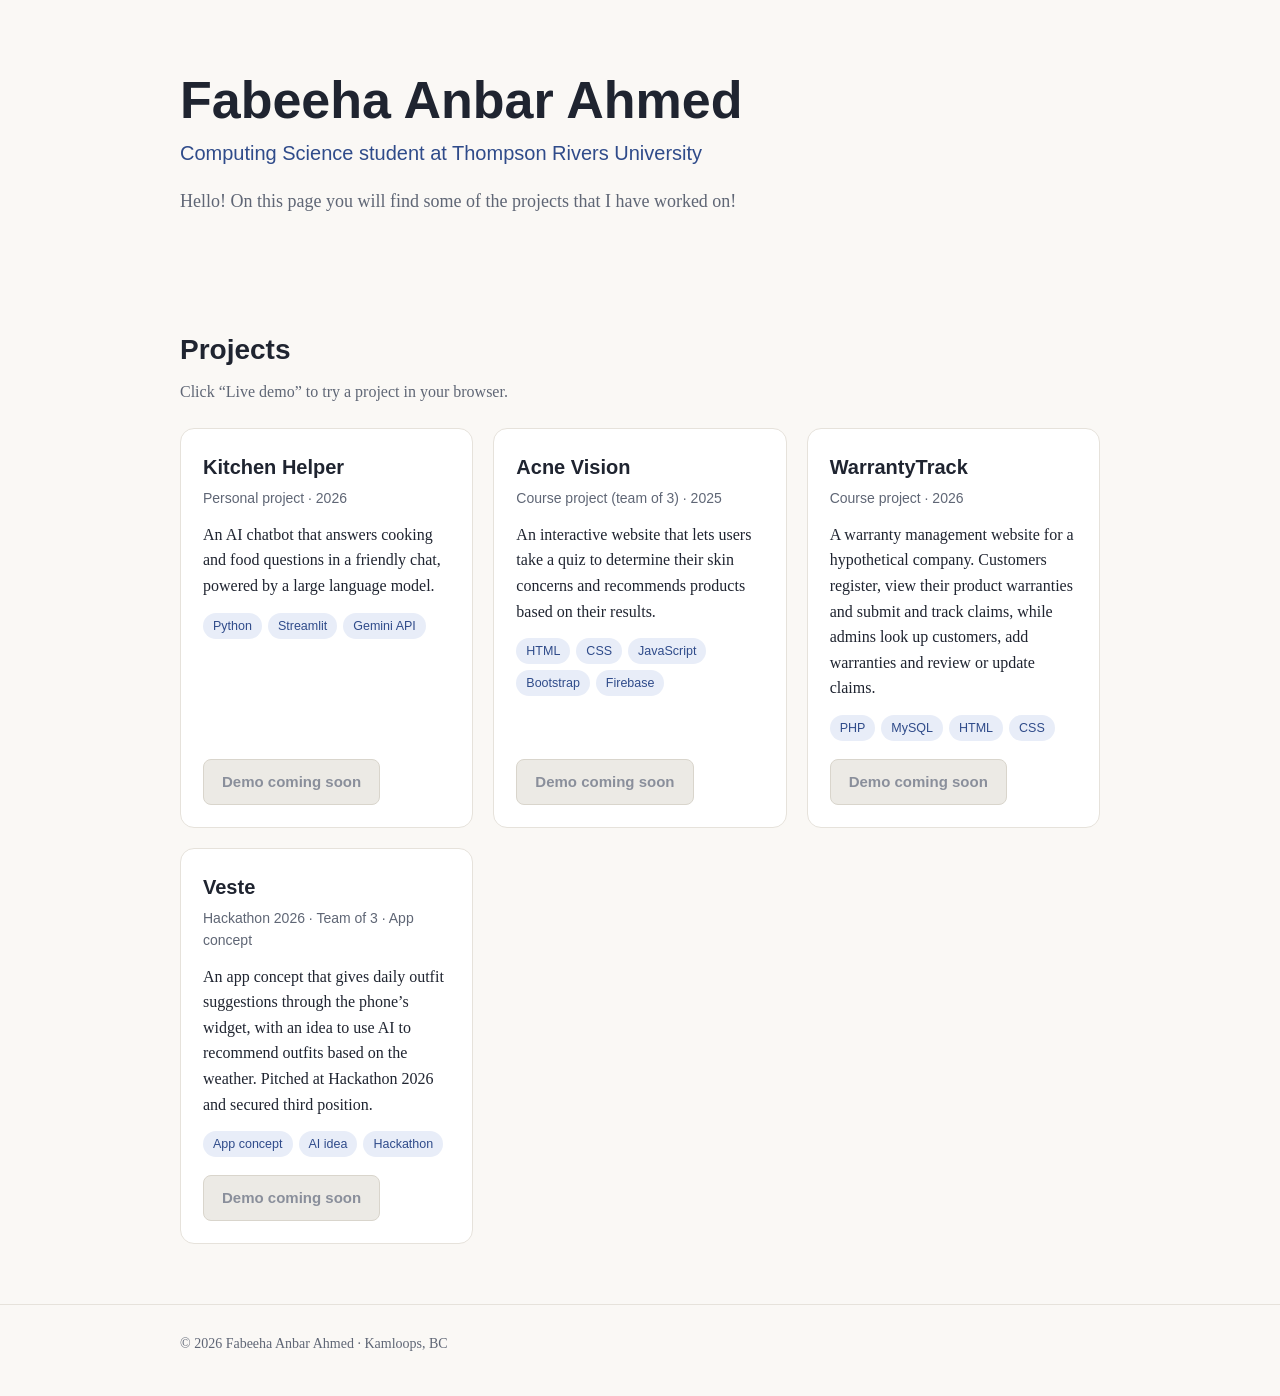
<file: index.html>
<!doctype html>
<html lang="en">
<head>
<meta charset="utf-8">
<meta name="viewport" content="width=device-width, initial-scale=1">
<title>Fabeeha Anbar Ahmed | Portfolio</title>
<meta name="description" content="Portfolio of Fabeeha Anbar Ahmed, Computing Science student at Thompson Rivers University.">
<style>
  :root{
    --bg:#faf8f5; --card:#ffffff; --ink:#1f2430; --muted:#5f6675;
    --accent:#2f4b8a; --accent-soft:#e8edf8; --line:#e6e2db;
  }
  *{box-sizing:border-box}
  html{scroll-behavior:smooth}
  body{margin:0;background:var(--bg);color:var(--ink);
    font-family:Georgia,"Times New Roman",serif;line-height:1.6}
  h1,h2,h3,.btn,nav,.tag{font-family:"Helvetica Neue",Arial,sans-serif}
  a{color:var(--accent)}
  .wrap{max-width:960px;margin:0 auto;padding:0 20px}

  header.site{position:sticky;top:0;background:rgba(250,248,245,.94);
    backdrop-filter:blur(6px);border-bottom:1px solid var(--line);z-index:5}
  header.site .wrap{display:flex;justify-content:space-between;align-items:center;height:56px}
  header.site strong{font-family:"Helvetica Neue",Arial,sans-serif}
  nav a{margin-left:18px;text-decoration:none;color:var(--muted);font-size:15px}
  nav a:hover{color:var(--accent)}

  .hero{padding:72px 0 48px}
  .hero h1{font-size:clamp(34px,6vw,52px);margin:0 0 8px;line-height:1.1}
  .hero .role{font-size:20px;color:var(--accent);margin:0 0 18px;font-family:"Helvetica Neue",Arial,sans-serif}
  .hero p{max-width:620px;font-size:18px;color:var(--muted);margin:0 0 24px}

  .btn{display:inline-block;padding:10px 18px;border-radius:8px;border:1px solid var(--accent);
    background:var(--accent);color:#fff;text-decoration:none;font-size:15px;font-weight:600}
  .btn:hover{background:#243b70}
  .btn.ghost{background:transparent;color:var(--accent)}
  .btn.ghost:hover{background:var(--accent-soft)}
  .btn.off{background:#eceae5;border-color:#d9d5cc;color:#8a8f9b;cursor:not-allowed;pointer-events:none}

  section{padding:40px 0}
  section h2{font-size:28px;margin:0 0 6px}
  .sub{color:var(--muted);margin:0 0 24px}

  .grid{display:grid;gap:20px;grid-template-columns:repeat(auto-fit,minmax(290px,1fr))}
  .card{background:var(--card);border:1px solid var(--line);border-radius:14px;padding:22px;
    display:flex;flex-direction:column}
  .card h3{margin:0 0 4px;font-size:20px}
  .meta{font-size:14px;color:var(--muted);margin:0 0 12px;font-family:"Helvetica Neue",Arial,sans-serif}
  .card p{margin:0 0 14px}
  .tags{display:flex;flex-wrap:wrap;gap:6px;margin:0 0 18px;padding:0;list-style:none}
  .tag{background:var(--accent-soft);color:var(--accent);font-size:12.5px;padding:3px 10px;border-radius:999px}
  .actions{margin-top:auto;display:flex;flex-wrap:wrap;gap:10px}

  .skills{display:grid;gap:20px;grid-template-columns:repeat(auto-fit,minmax(240px,1fr))}
  .skills h3{margin:0 0 8px;font-size:17px}
  .skills ul{margin:0;padding-left:18px;color:var(--muted)}

  .contact-links{display:flex;flex-wrap:wrap;gap:12px}
  footer{padding:28px 0 40px;color:var(--muted);font-size:14px;border-top:1px solid var(--line);margin-top:20px}

  @media (max-width:560px){ nav a{margin-left:12px;font-size:14px} .hero{padding-top:48px} }
</style>
</head>
<body>

<main class="wrap">

  <div class="hero">
    <h1>Fabeeha Anbar Ahmed</h1>
    <p class="role">Computing Science student at Thompson Rivers University</p>
    <p>Hello! On this page you will find some of the projects that I have worked on!</p>  </div>

  <section id="projects">
    <h2>Projects</h2>
    <p class="sub">Click “Live demo” to try a project in your browser.</p>
    <div class="grid" id="project-grid"></div>
  </section>

</main>

<footer>
  <div class="wrap">&copy; <span id="year"></span> Fabeeha Anbar Ahmed &middot; Kamloops, BC</div>
</footer>

<script>
/* =====================================================================
   EDIT THIS SECTION ONLY.
   - demo:   paste the live link to the working project (https://...).
             Leave it as "" and the button shows "Demo coming soon".
   - code:   paste the GitHub link for the project (optional).
   - To add a project, copy one { ... }, block and paste it below.
   ===================================================================== */
const PROJECTS = [
  {
    title: "Kitchen Helper",
    meta: "Personal project · 2026",
    description: "An AI chatbot that answers cooking and food questions in a friendly chat, powered by a large language model.",
    tags: ["Python", "Streamlit", "Gemini API"],
    demo: "",   // e.g. "https://your-app.streamlit.app"
    code: ""    // e.g. "https://github.com/yourname/kitchen-helper"
  },
  {
    title: "Acne Vision",
    meta: "Course project (team of 3) \u00b7 2025",
    description: "An interactive website that lets users take a quiz to determine their skin concerns and recommends products based on their results.",
    tags: ["HTML", "CSS", "JavaScript", "Bootstrap", "Firebase"],
    demo: "",   // e.g. "https://yourname.github.io/acne-vision"
    code: ""    // e.g. "https://github.com/yourname/acne-vision"
  },
  {
    title: "WarrantyTrack",
    meta: "Course project · 2026",
    description: "A warranty management website for a hypothetical company. Customers register, view their product warranties and submit and track claims, while admins look up customers, add warranties and review or update claims.",
    tags: ["PHP", "MySQL", "HTML", "CSS"],
    demo: "",   // e.g. "https://your-php-host.com/warrantytrack/"
    code: ""    // e.g. "https://github.com/yourname/warrantytrack"
  },
  {
    title: "Veste",
    meta: "Hackathon 2026 \u00b7 Team of 3 \u00b7 App concept",
    description: "An app concept that gives daily outfit suggestions through the phone\u2019s widget, with an idea to use AI to recommend outfits based on the weather. Pitched at Hackathon 2026 and secured third position.",
    tags: ["App concept", "AI idea", "Hackathon"],
    demo: "",   // e.g. a link to your pitch slides or a clickable prototype
    code: ""
  }
];

/* ===================================================================== */

function el(tag, attrs, text){
  const n = document.createElement(tag);
  for (const k in (attrs||{})) n.setAttribute(k, attrs[k]);
  if (text !== undefined) n.textContent = text;
  return n;
}
function linkBtn(label, url, cls, fallback){
  if (url) {
    const a = el("a", {href:url, target:"_blank", rel:"noopener", class:"btn "+(cls||"")}, label);
    return a;
  }
  return fallback ? el("span", {class:"btn off", "aria-disabled":"true"}, fallback) : null;
}

const grid = document.getElementById("project-grid");
PROJECTS.forEach(p => {
  const card = el("article", {class:"card"});
  card.appendChild(el("h3", {}, p.title));
  card.appendChild(el("div", {class:"meta"}, p.meta));
  card.appendChild(el("p", {}, p.description));
  const tags = el("ul", {class:"tags"});
  p.tags.forEach(t => tags.appendChild(el("li", {class:"tag"}, t)));
  card.appendChild(tags);
  const actions = el("div", {class:"actions"});
  actions.appendChild(linkBtn("Live demo \u2192", p.demo, "", "Demo coming soon"));
  const code = linkBtn("View code", p.code, "ghost", null);
  if (code) actions.appendChild(code);
  card.appendChild(actions);
  grid.appendChild(card);
});

document.getElementById("year").textContent = new Date().getFullYear();
</script>
</body>
</html>
</file>
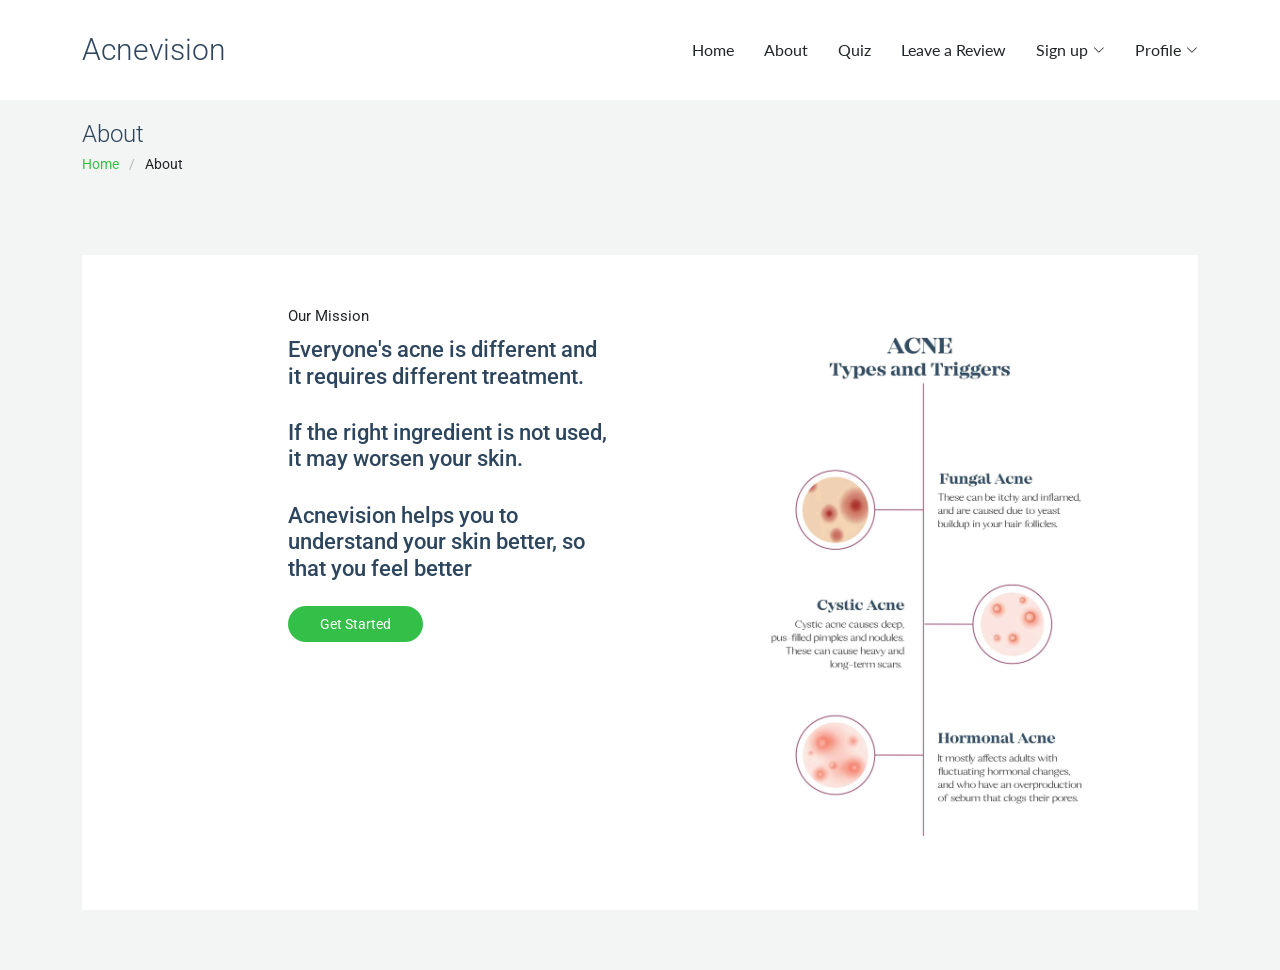
<file: about.html>
<!--COMP 3450: Authors: Magdala Nwuke, Fabeeha Anbar Ahmed, Oyinkansola Olarerin (Mabel)-->
<!DOCTYPE html>
<html lang="en">

<head>
  <meta charset="utf-8">
  <meta content="width=device-width, initial-scale=1.0" name="viewport">
  <title>About - Active Bootstrap Template</title>
  <meta name="description" content="">
  <meta name="keywords" content="">

  <!-- Favicons -->
  <link href="assets/img/favicon.png" rel="icon">
  <link href="assets/img/apple-touch-icon.png" rel="apple-touch-icon">

  <!-- Fonts -->
  <link href="https://fonts.googleapis.com" rel="preconnect">
  <link href="https://fonts.gstatic.com" rel="preconnect" crossorigin>
  <link
    href="https://fonts.googleapis.com/css2?family=Roboto:ital,wght@0,100;0,300;0,400;0,500;0,700;0,900;1,100;1,300;1,400;1,500;1,700;1,900&family=Lato:ital,wght@0,100;0,300;0,400;0,700;0,900;1,100;1,300;1,400;1,700;1,900&display=swap"
    rel="stylesheet">

  <!-- Vendor CSS Files -->
  <link href="assets/vendor/bootstrap/css/bootstrap.min.css" rel="stylesheet">
  <link href="assets/vendor/bootstrap-icons/bootstrap-icons.css" rel="stylesheet">
  <link href="assets/vendor/aos/aos.css" rel="stylesheet">
  <link href="assets/vendor/swiper/swiper-bundle.min.css" rel="stylesheet">
  <link href="assets/vendor/glightbox/css/glightbox.min.css" rel="stylesheet">

  <!-- Main CSS File -->
  <link href="assets/css/main.css" rel="stylesheet">

  <!-- =======================================================
  * Template Name: Active
  * Template URL: https://bootstrapmade.com/active-bootstrap-website-template/
  * Updated: Aug 07 2024 with Bootstrap v5.3.4
  * Author: BootstrapMade.com
  * License: https://bootstrapmade.com/license/
  ======================================================== -->
</head>

<body class="about-page">

  <header id="header" class="header d-flex align-items-center sticky-top">
    <div class="container-fluid container-xl position-relative d-flex align-items-center justify-content-between">

      <a href="index.html" class="logo d-flex align-items-center">
        <!-- Uncomment the line below if you also wish to use an image logo -->
        <!-- <img src="assets/img/logo.png" alt=""> -->
        <h1 class="sitename">Acnevision</h1>
      </a>
          <nav id="navmenu" class="navmenu">
            <ul>
              <li><a href="index.html">Home</a></li>
              <li><a href="about.html">About</a></li>
              
              <li><a href="quiz.html">Quiz</a></li>
              <!--<li><a href="login.html">Login</a></li>-->
              <li><a href="feedback.html">Leave a Review</a></li>
              <li class="dropdown"><a href="signup.html">Sign up
                <i class="bi bi-chevron-down toggle-dropdown"></i>
              </a>
              <ul>
                <li><a href="login.html">Login</a></li>
              </ul>
            </li>

              <li class="dropdown">
                <a href="profile.html">
                  Profile <i class="bi bi-chevron-down toggle-dropdown"></i>
                </a>
                <ul>
                  <li><a href="myjournal.html">My Journal</a></li>
                </ul>
              </li>
            </ul>
            <i class="mobile-nav-toggle d-xl-none bi bi-list"></i>
          </nav>
    </div>
  </header>

  <main class="main">

    <!-- Page Title -->
    <div class="page-title light-background">
      <div class="container">
        <h1>About</h1>
        <nav class="breadcrumbs">
          <ol>
            <li><a href="index.html">Home</a></li>
            <li class="current">About</li>
          </ol>
        </nav>
      </div>
    </div><!-- End Page Title -->

    <section id="about-2" class="about-2 section light-background">

      <div class="container">
        <div class="content">
          <div class="row justify-content-center">
            <div class="col-sm-12 col-md-5 col-lg-4 col-xl-4 order-lg-2 offset-xl-1 mb-4">
              <div class="img-wrap text-center text-md-left" data-aos="fade-up" data-aos-delay="100">
                <div class="img">
                  <img src="assets/img/types of acne.jpg" alt="circle image" class="img-fluid">
                </div>
              </div>
            </div>

            <div class="offset-md-0 offset-lg-1 col-sm-12 col-md-5 col-lg-5 col-xl-4" data-aos="fade-up">
              <div class="px-3">
                <span class="content-subtitle">Our Mission</span>
                <h2 class="content-title text-start">
                  Everyone's acne is different and it requires different treatment.
                </h2>
                <h2 class="content-title text-start">
                  If the right ingredient is not used, it may worsen your skin.
                </h2>
                <h2 class="content-title text-start">
                  Acnevision helps you to understand your skin better, so that you feel better
                </h2>
                <a href="quiz.html" class="btn-get-started">Get Started</a>
                </p>
              </div>
            </div>
          </div>
        </div>
      </div>
    </section><!-- /About 2 Section -->


    <!-- Scroll Top -->
    <a href="#" id="scroll-top" class="scroll-top d-flex align-items-center justify-content-center"><i
        class="bi bi-arrow-up-short"></i></a>

    <!-- Preloader -->
    <div id="preloader"></div>

    <!-- Vendor JS Files -->
    <script src="assets/vendor/bootstrap/js/bootstrap.bundle.min.js"></script>
    <script src="assets/vendor/php-email-form/validate.js"></script>
    <script src="assets/vendor/aos/aos.js"></script>
    <script src="assets/vendor/swiper/swiper-bundle.min.js"></script>
    <script src="assets/vendor/purecounter/purecounter_vanilla.js"></script>
    <script src="assets/vendor/glightbox/js/glightbox.min.js"></script>
    <script src="assets/vendor/imagesloaded/imagesloaded.pkgd.min.js"></script>
    <script src="assets/vendor/isotope-layout/isotope.pkgd.min.js"></script>

    <!-- Main JS File -->
    <script src="assets/js/main2.js"></script>

</body>

</html>
</file>
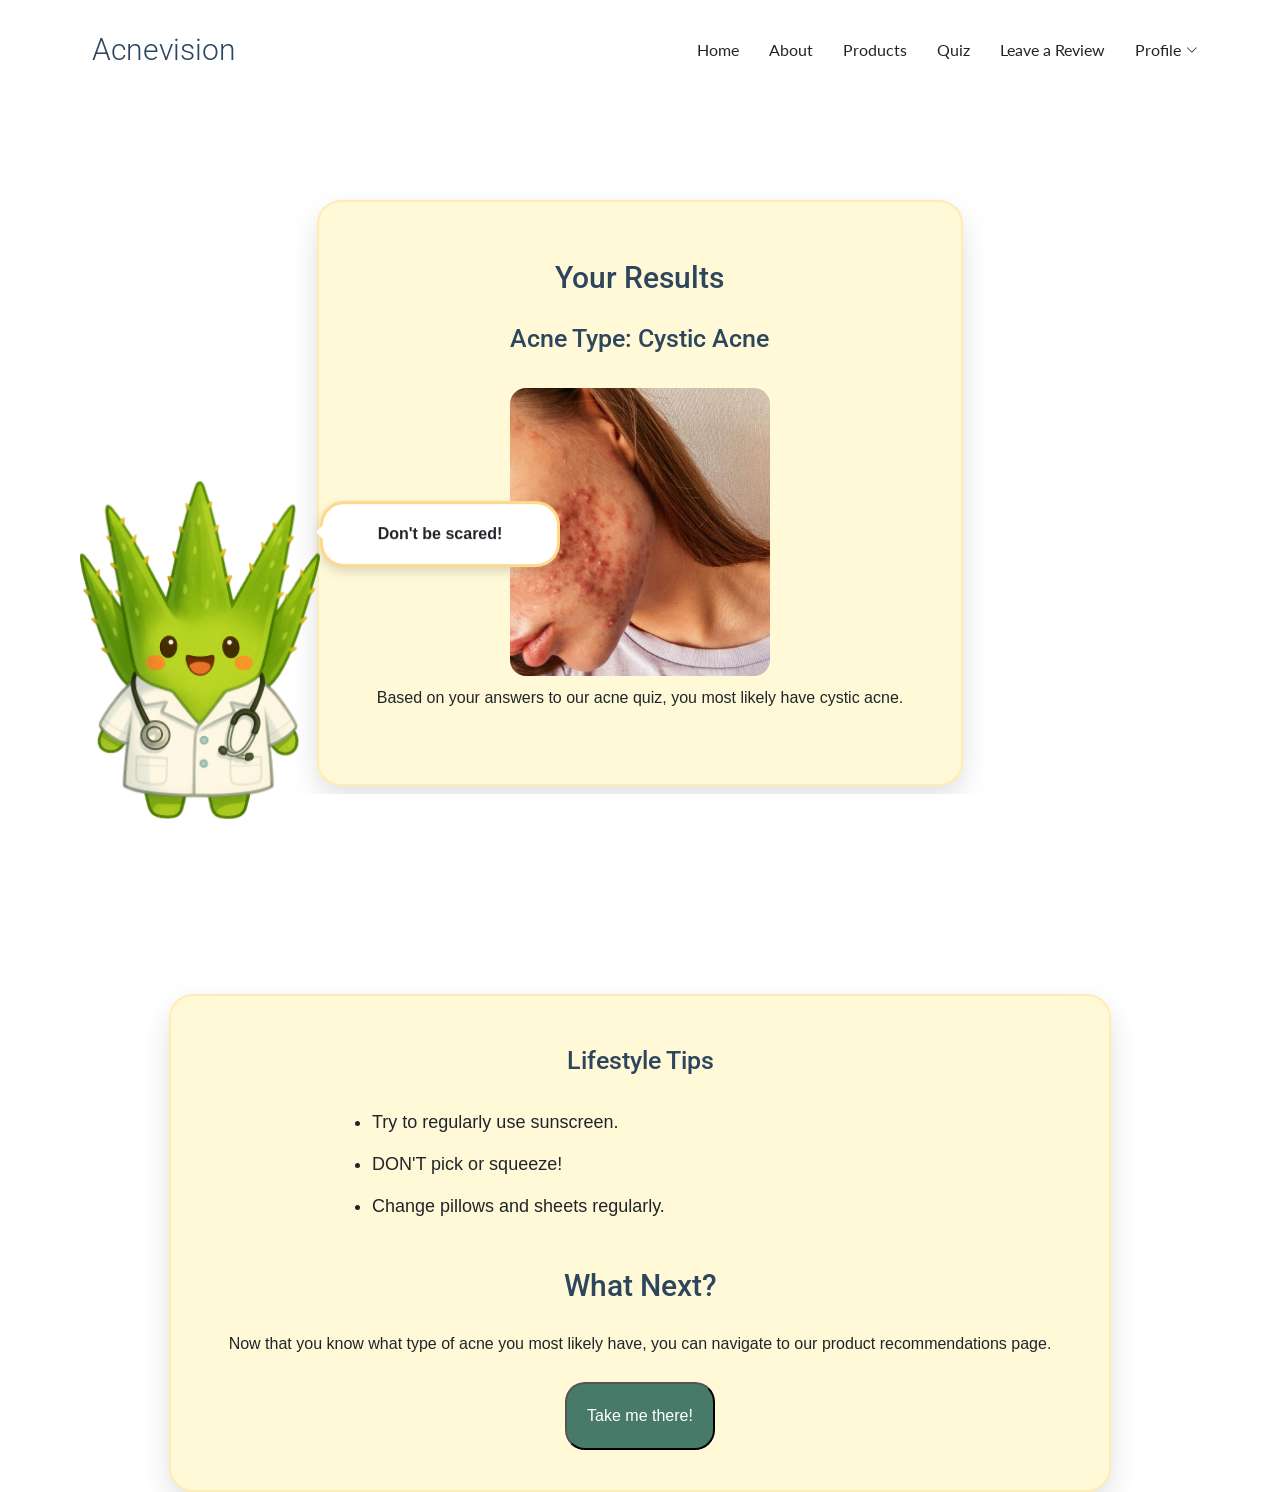
<file: cystic.html>
<!--COMP 3450: Authors: Magdala Nwuke, Fabeeha Anbar Ahmed, Oyinkansola Olarerin (Mabel)-->
<head>
    <meta charset="utf-8">
    <meta content="width=device-width, initial-scale=1.0" name="viewport">
    <title>Quiz Results</title>
    <meta name="description" content="">
    <meta name="keywords" content="">

    <!-- Favicons -->
    <link href="assets/img/favicon.png" rel="icon">
    <link href="assets/img/apple-touch-icon.png" rel="apple-touch-icon">

    <!-- Fonts -->
    <link href="https://fonts.googleapis.com" rel="preconnect">
    <link href="https://fonts.gstatic.com" rel="preconnect" crossorigin>
    <link
        href="https://fonts.googleapis.com/css2?family=Roboto:ital,wght@0,100;0,300;0,400;0,500;0,700;0,900;1,100;1,300;1,400;1,500;1,700;1,900&family=Lato:ital,wght@0,100;0,300;0,400;0,700;0,900;1,100;1,300;1,400;1,700;1,900&display=swap"
        rel="stylesheet">

    <!-- Vendor CSS Files -->
    <link href="assets/vendor/bootstrap/css/bootstrap.min.css" rel="stylesheet">
    <link href="assets/vendor/bootstrap-icons/bootstrap-icons.css" rel="stylesheet">
    <link href="assets/vendor/aos/aos.css" rel="stylesheet">
    <link href="assets/vendor/swiper/swiper-bundle.min.css" rel="stylesheet">
    <link href="assets/vendor/glightbox/css/glightbox.min.css" rel="stylesheet">

    <!-- Main CSS File -->
    <link href="assets/css/main.css" rel="stylesheet">
    <link href="assets/css/results.css" rel="stylesheet">
    <link rel="preconnect" href="https://fonts.googleapis.com">
    <link rel="preconnect" href="https://fonts.gstatic.com" crossorigin>
    <link href="https://fonts.googleapis.com/css2?family=Indie+Flower&display=swap" rel="stylesheet">




</head>

<body class="team-page">

    <header id="header" class="header d-flex align-items-center sticky-top">
        <div class="container-fluid container-xl position-relative d-flex align-items-center justify-content-between">

            <a href="index.html" class="logo d-flex align-items-center">
                <!-- Uncomment the line below if you also wish to use an image logo -->
                <!-- <img src="assets/img/logo.png" alt=""> -->
                <h1 class="sitename">Acnevision</h1>
            </a>

            <nav id="navmenu" class="navmenu">
                <ul>
                    <li><a href="index.html">Home</a></li>
                    <li><a href="about.html">About</a></li>
                    <li><a href="products.html">Products</a></li>
                    <li><a href="quiz.html">Quiz</a></li>
                    <!--<li><a href="login.html">Login</a></li>-->
                    <li><a href="feedback.html">Leave a Review</a></li>
                    <li class="dropdown">
                        <a href="profile.html">
                            Profile <i class="bi bi-chevron-down toggle-dropdown"></i>
                        </a>
                        <ul>
                            <li><a href="myjournal.html">My Journal</a></li>
                        </ul>
                    </li>
                </ul>
                <i class="mobile-nav-toggle d-xl-none bi bi-list"></i>
            </nav>

        </div>
    </header>

    <main class="main">

   
       <!-- <div class="wrapper">
            <h1>Your Results</h1>
            <h2>Acne Type: Cystic Acne</h2>
            <img src="assets/img/cyst.jpg" alt="fungal acne">
            <p>Based on your answers to our acne quiz, you most likely have cystic acne.<br>
               Cystic acne is caused by deep inflammation in oil glands and hair follicles.

            </p>
                <br>
        
                <h2>Lifestyle tips</h2>
                <br>
                <ul typ>
                    <li>
                        Try to regularly use sunscreen
                    </li>

                    <li>
                        DON'T pick or squeeze!
                    </li>

                    <li>
                        Change pillows and sheets regularly!
                    </li>
                </ul>
                

            <br>
            <h1> What Next?</h1>
          
                <p>Now that you know what type of acne you most likely have, 
                    you can navigate to our products recommendations page. 
                    </p>
                        <div class="button">
                            <button type="button">
                               
                                <a href="products.html" style="color: white;">Take me there!</a>
                            </button>
                        
                        </div>
                  
                  
                  
        </div>-->


        <div class="wrapper">
            <!-- Butter yellow card with result + picture -->
            <div class="results-card">
                <h1>Your Results</h1>
                <h2>Acne Type: Cystic Acne</h2>
                <img src="assets/img/cyst.jpg" alt="cystic acne">
        
                <p>
                    Based on your answers to our acne quiz, you most likely have cystic acne.
                </p>
            </div>
        
            <!-- Dr. Aloe pops in with explanation -->
            <section class="dr-aloe-section">

                <div class="dr-aloe-mascot">
                    <img src="assets/img/doctor-aloe.png" alt="Dr. Aloe">
            
                    <!-- Speech bubble 1 -->
                    <div class="speech-bubble bubble-1">
                        Don't be scared!
                    </div>
            
                    <!-- Speech bubble 2 (hidden at first) -->
                    <div class="speech-bubble bubble-2">
                        You might ask why it happens.<br><br>
                        Cystic acne happens when there is deep inflammation inside your oil glands and hair follicles.
                        Oil, dead skin cells, and bacteria get trapped, causing large, painful bumps under the skin.
                    </div>
                </div>
            
            </section>
            
        
            <!-- Lifestyle tips stay OUTSIDE the yellow card -->
            <div class="results-card second-card">
                <h2>Lifestyle Tips</h2>
            
                <ul>
                    <li>Try to regularly use sunscreen.</li>
                    <li>DON'T pick or squeeze!</li>
                    <li>Change pillows and sheets regularly.</li>
                </ul>
            
                <h1 style="margin-top: 35px;">What Next?</h1>
            
                <p>
                    Now that you know what type of acne you most likely have,
                    you can navigate to our product recommendations page.
                </p>
            
                <div class="button">
                    <button type="button">
                        <a href="products.html" style="color: white;">Take me there!</a>
                    </button>
                </div>
            </div>
            
        </div>
        <script>
            document.addEventListener("DOMContentLoaded", function () {
                const bubble1 = document.querySelector(".bubble-1");
                const bubble2 = document.querySelector(".bubble-2");
            
                // hide bubble 2 initially
                bubble2.style.display = "none";
            
                // after 5 seconds: hide bubble 1, show bubble 2
                setTimeout(() => {
                    bubble1.style.display = "none";
                    bubble2.style.display = "block";
                }, 5000);
            });
            </script>

<script>
    document.addEventListener("DOMContentLoaded", function () {
    
        const bubble1 = document.querySelector(".bubble-1");
        const bubble2 = document.querySelector(".bubble-2");
        const drAloe = document.querySelector(".dr-aloe-mascot");
    
        // Hide bubble 2 at the start
        bubble2.style.display = "none";
    
        // After 5 seconds → hide bubble 1, show bubble 2
        setTimeout(() => {
            bubble1.style.display = "none";
            bubble2.style.display = "block";
    
            // After 5 more seconds → fade Dr. Aloe out
            setTimeout(() => {
                drAloe.classList.add("fade-out");
            }, 5000);
    
        }, 5000);
    });
    </script>
    
            
        
    </body>
</html>
</file>
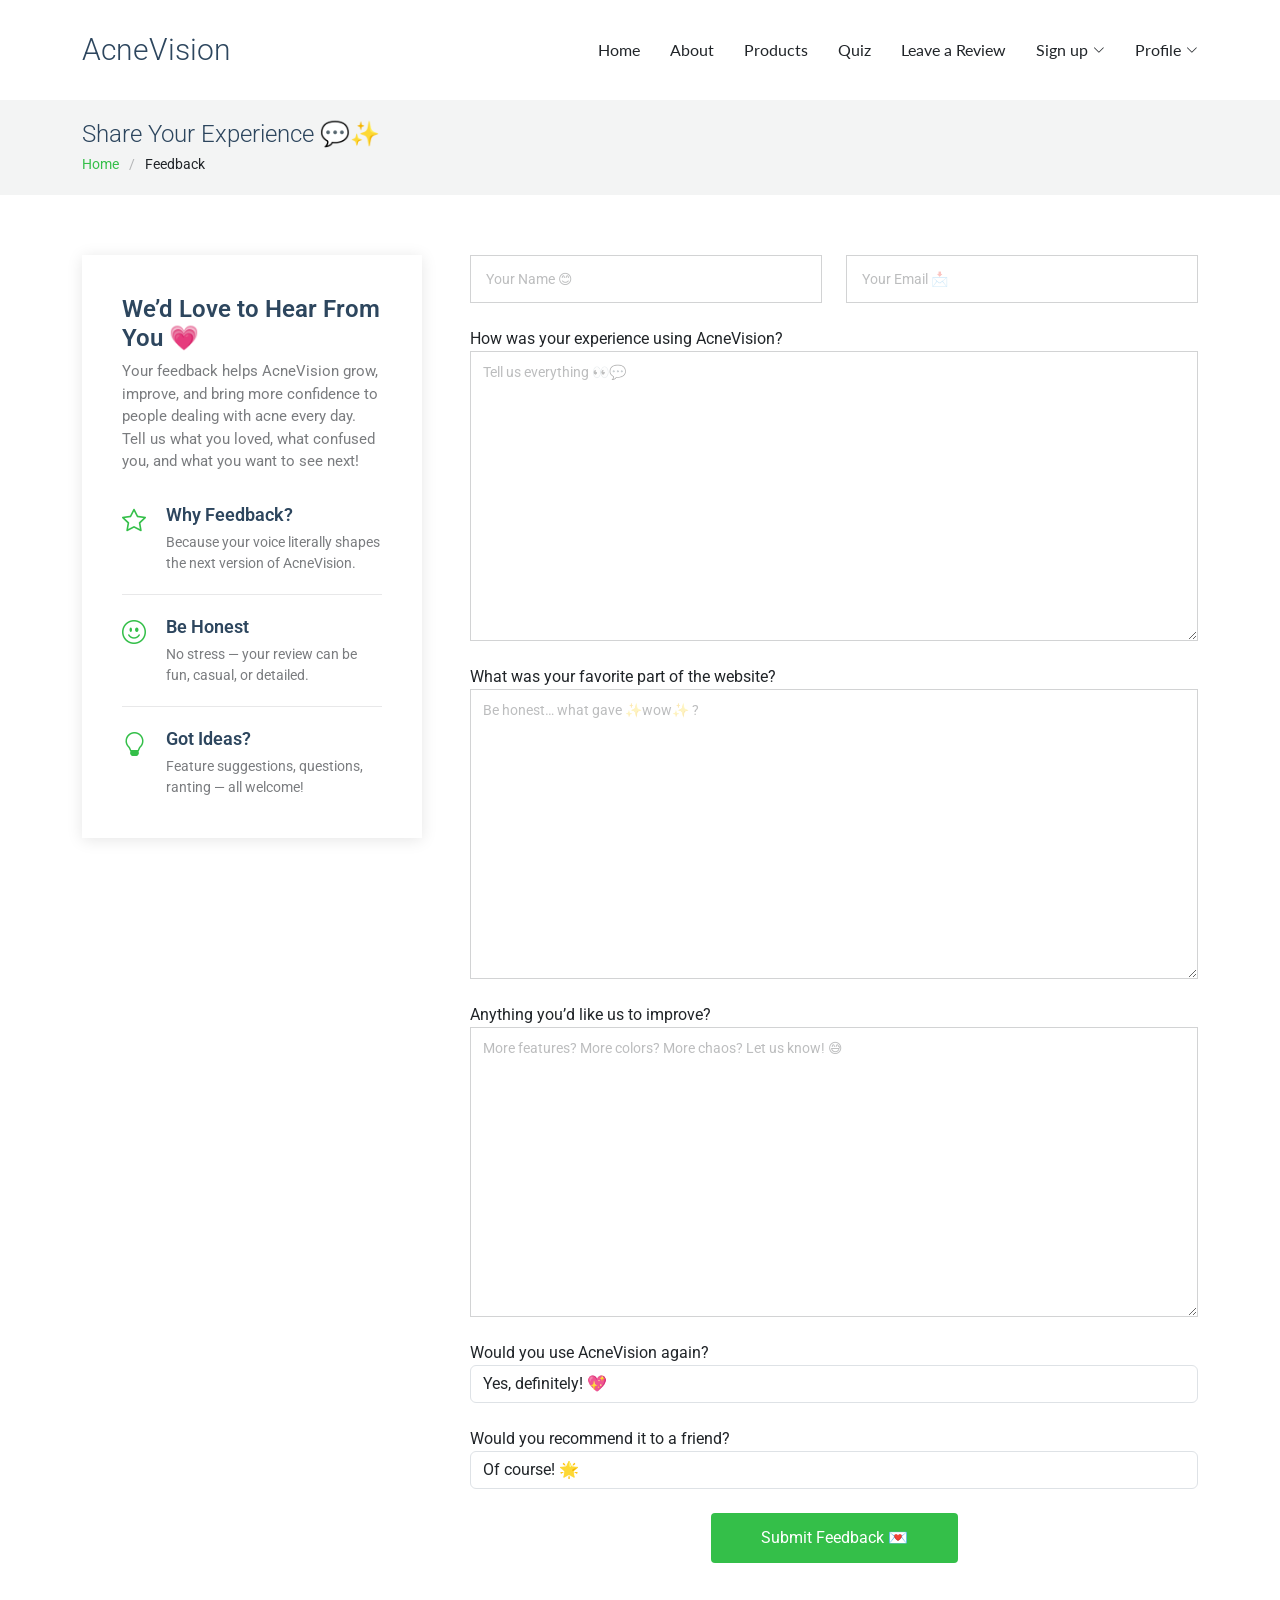
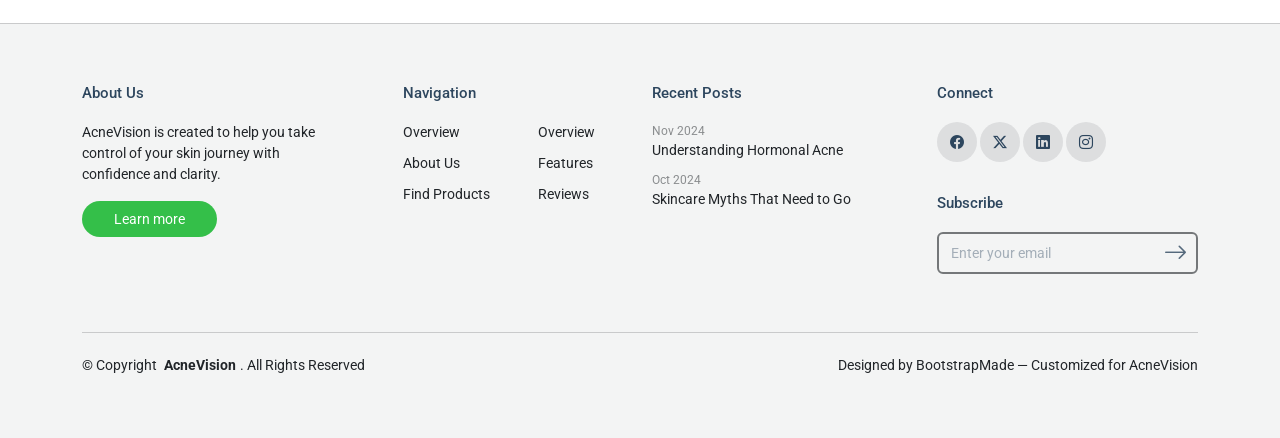
<file: feedback.html>
<!--COMP 3450: Authors: Magdala Nwuke, Fabeeha Anbar Ahmed, Oyinkansola Olarerin (Mabel)-->
<!DOCTYPE html>
<html lang="en">

<head>
  <meta charset="utf-8">
  <meta content="width=device-width, initial-scale=1.0" name="viewport">
  <title>Feedback - AcneVision</title>
  <meta name="description" content="Share your AcneVision experience">
  <meta name="keywords" content="feedback, review, acnevision">

  <!-- Favicons -->
  <link href="assets/img/favicon.png" rel="icon">
  <link href="assets/img/apple-touch-icon.png" rel="apple-touch-icon">

  <!-- Fonts -->
  <link href="https://fonts.googleapis.com" rel="preconnect">
  <link href="https://fonts.gstatic.com" rel="preconnect" crossorigin>
  <link
    href="https://fonts.googleapis.com/css2?family=Roboto:wght@300;400;500;700&family=Lato:wght@300;400;700&display=swap"
    rel="stylesheet">

  <!-- Vendor CSS Files -->
  <link href="assets/vendor/bootstrap/css/bootstrap.min.css" rel="stylesheet">
  <link href="assets/vendor/bootstrap-icons/bootstrap-icons.css" rel="stylesheet">
  <link href="assets/vendor/aos/aos.css" rel="stylesheet">
  <link href="assets/vendor/swiper/swiper-bundle.min.css" rel="stylesheet">
  <link href="assets/vendor/glightbox/css/glightbox.min.css" rel="stylesheet">

  <!-- Main CSS File -->
  <link href="assets/css/main.css" rel="stylesheet">
</head>

<body class="contact-page">

  <header id="header" class="header d-flex align-items-center sticky-top">
    <div class="container-fluid container-xl position-relative d-flex align-items-center justify-content-between">

      <a href="index.html" class="logo d-flex align-items-center">
        <h1 class="sitename">AcneVision</h1>
      </a>

    <nav id="navmenu" class="navmenu">
      <ul>
        <li><a href="index.html">Home</a></li>
        <li><a href="about.html">About</a></li>
        <li><a href="products.html">Products</a></li>
        <li><a href="quiz.html">Quiz</a></li>
        <!--<li><a href="login.html">Login</a></li>-->
        <li><a href="feedback.html">Leave a Review</a></li>
        <li class="dropdown"><a href="signup.html">Sign up
            <i class="bi bi-chevron-down toggle-dropdown"></i>
          </a>
          <ul>
            <li><a href="login.html">Login</a></li>
          </ul>
        </li>
    
        <li class="dropdown">
          <a href="profile.html">
            Profile <i class="bi bi-chevron-down toggle-dropdown"></i>
          </a>
          <ul>
            <li><a href="myjournal.html">My Journal</a></li>
          </ul>
        </li>
      </ul>
      <i class="mobile-nav-toggle d-xl-none bi bi-list"></i>
    </nav>
    </div>
  </header>

  <main class="main">

    <!-- Page Title -->
    <div class="page-title light-background">
      <div class="container">
        <h1>Share Your Experience 💬✨</h1>
        <nav class="breadcrumbs">
          <ol>
            <li><a href="index.html">Home</a></li>
            <li class="current">Feedback</li>
          </ol>
        </nav>
      </div>
    </div>
    <!-- End Page Title -->

    <!-- Feedback Section -->
    <section id="contact" class="contact section">

      <div class="container" data-aos="fade">

        <div class="row gy-5 gx-lg-5">

          <div class="col-lg-4">

            <div class="info">
              <h3>We’d Love to Hear From You 💗</h3>
              <p>
                Your feedback helps AcneVision grow, improve, and bring more confidence to people dealing with acne
                every day.
                Tell us what you loved, what confused you, and what you want to see next!
              </p>

              <div class="info-item d-flex">
                <i class="bi bi-star flex-shrink-0"></i>
                <div>
                  <h4>Why Feedback?</h4>
                  <p>Because your voice literally shapes the next version of AcneVision.</p>
                </div>
              </div>

              <div class="info-item d-flex">
                <i class="bi bi-emoji-smile flex-shrink-0"></i>
                <div>
                  <h4>Be Honest</h4>
                  <p>No stress — your review can be fun, casual, or detailed.</p>
                </div>
              </div>

              <div class="info-item d-flex">
                <i class="bi bi-lightbulb flex-shrink-0"></i>
                <div>
                  <h4>Got Ideas?</h4>
                  <p>Feature suggestions, questions, ranting — all welcome!</p>
                </div>
              </div>

            </div>

          </div>

          <!-- FUN REVIEW FORM -->
          <div class="col-lg-8">
            <form action="#" method="post" role="form" class="php-email-form">
              <div class="row">

                <div class="col-md-6 form-group">
                  <input type="text" name="name" class="form-control" placeholder="Your Name 😊" required="">
                </div>

                <div class="col-md-6 form-group mt-3 mt-md-0">
                  <input type="email" class="form-control" name="email" placeholder="Your Email 📩" required="">
                </div>

              </div>

              <div class="form-group mt-3">
                <label>How was your experience using AcneVision?</label>
                <textarea class="form-control" name="experience" placeholder="Tell us everything 👀💬"
                  required=""></textarea>
              </div>

              <div class="form-group mt-3">
                <label>What was your favorite part of the website?</label>
                <textarea class="form-control" name="favorite" placeholder="Be honest… what gave ✨wow✨ ?"
                  required=""></textarea>
              </div>

              <div class="form-group mt-3">
                <label>Anything you’d like us to improve?</label>
                <textarea class="form-control" name="improve"
                  placeholder="More features? More colors? More chaos? Let us know! 😅"></textarea>
              </div>

              <div class="form-group mt-3">
                <label>Would you use AcneVision again?</label>
                <select class="form-control" name="use_again">
                  <option value="yes">Yes, definitely! 💖</option>
                  <option value="maybe">Maybe… depends 👀</option>
                  <option value="no">Not really 😔</option>
                </select>
              </div>

              <div class="form-group mt-3">
                <label>Would you recommend it to a friend?</label>
                <select class="form-control" name="recommend">
                  <option value="yes">Of course! 🌟</option>
                  <option value="maybe">Maybe 🤔</option>
                  <option value="no">Probably not 😬</option>
                </select>
              </div>

              <div class="my-3">
                <div class="loading">Submitting...</div>
                <div class="error-message"></div>
                <div class="sent-message">Thank you! Your feedback means the world to us 💕</div>
              </div>

              <div class="text-center">
                <button type="submit">Submit Feedback 💌</button>
              </div>

            </form>
          </div>

        </div>

      </div>

    </section>
    <!-- /Feedback Section -->

  </main>

  <footer id="footer" class="footer light-background">
    <div class="container">
      <div class="row g-4">
        <!-- Keep footer SAME (unchanged) -->
        <!-- Footer content stays identical for layout consistency -->

        <div class="col-md-6 col-lg-3 mb-3 mb-md-0">
          <div class="widget">
            <h3 class="widget-heading">About Us</h3>
            <p class="mb-4">
              AcneVision is created to help you take control of your skin journey with confidence and clarity.
            </p>
            <p class="mb-0">
              <a href="#" class="btn-learn-more">Learn more</a>
            </p>
          </div>
        </div>

        <div class="col-md-6 col-lg-3 ps-lg-5 mb-3 mb-md-0">
          <div class="widget">
            <h3 class="widget-heading">Navigation</h3>
            <ul class="list-unstyled float-start me-5">
              <li><a href="#">Overview</a></li>
              <li><a href="#">About Us</a></li>
              <li><a href="#">Find Products</a></li>
            </ul>

            <ul class="list-unstyled float-start">
              <li><a href="#">Overview</a></li>
              <li><a href="#">Features</a></li>
              <li><a href="#">Reviews</a></li>
            </ul>
          </div>
        </div>

        <div class="col-md-6 col-lg-3 pl-lg-5">
          <div class="widget">
            <h3 class="widget-heading">Recent Posts</h3>
            <ul class="list-unstyled footer-blog-entry">
              <li>
                <span class="d-block date">Nov 2024</span>
                <a href="#">Understanding Hormonal Acne</a>
              </li>
              <li>
                <span class="d-block date">Oct 2024</span>
                <a href="#">Skincare Myths That Need to Go</a>
              </li>
            </ul>
          </div>
        </div>

        <div class="col-md-6 col-lg-3 pl-lg-5">
          <div class="widget">
            <h3 class="widget-heading">Connect</h3>
            <ul class="list-unstyled social-icons light mb-3">
              <li><a href="#"><span class="bi bi-facebook"></span></a></li>
              <li><a href="#"><span class="bi bi-twitter-x"></span></a></li>
              <li><a href="#"><span class="bi bi-linkedin"></span></a></li>
              <li><a href="#"><span class="bi bi-instagram"></span></a></li>
            </ul>
          </div>

          <div class="widget">
            <div class="footer-subscribe">
              <h3 class="widget-heading">Subscribe</h3>
              <form action="#" method="post" class="php-email-form">
                <div class="mb-2">
                  <input type="text" class="form-control" name="email" placeholder="Enter your email">

                  <button type="submit" class="btn btn-link">
                    <span class="bi bi-arrow-right"></span>
                  </button>
                </div>
                <div class="loading">Loading</div>
                <div class="error-message"></div>
                <div class="sent-message">
                  Thank you for subscribing 💕
                </div>
              </form>
            </div>
          </div>
        </div>

      </div>

      <div class="copyright d-flex flex-column flex-md-row align-items-center justify-content-md-between">
        <p>© Copyright <strong class="px-1 sitename">AcneVision</strong>. All Rights Reserved</p>
        <div class="credits">
          Designed by BootstrapMade — Customized for AcneVision
        </div>
      </div>

    </div>
  </footer>

  <!-- Scroll Top -->
  <a href="#" id="scroll-top" class="scroll-top d-flex align-items-center justify-content-center">
    <i class="bi bi-arrow-up-short"></i></a>

  <!-- Preloader -->
  <div id="preloader"></div>

  <!-- Vendor JS Files -->
  <script src="assets/vendor/bootstrap/js/bootstrap.bundle.min.js"></script>
  <script src="assets/vendor/php-email-form/validate.js"></script>
  <script src="assets/vendor/aos/aos.js"></script>
  <script src="assets/vendor/swiper/swiper-bundle.min.js"></script>
  <script src="assets/vendor/purecounter/purecounter_vanilla.js"></script>
  <script src="assets/vendor/glightbox/js/glightbox.min.js"></script>
  <script src="assets/vendor/imagesloaded/imagesloaded.pkgd.min.js"></script>
  <script src="assets/vendor/isotope-layout/isotope.pkgd.min.js"></script>

  <!-- Main JS File -->
  <script src="assets/js/main.js"></script>

</body>

</html>
</file>
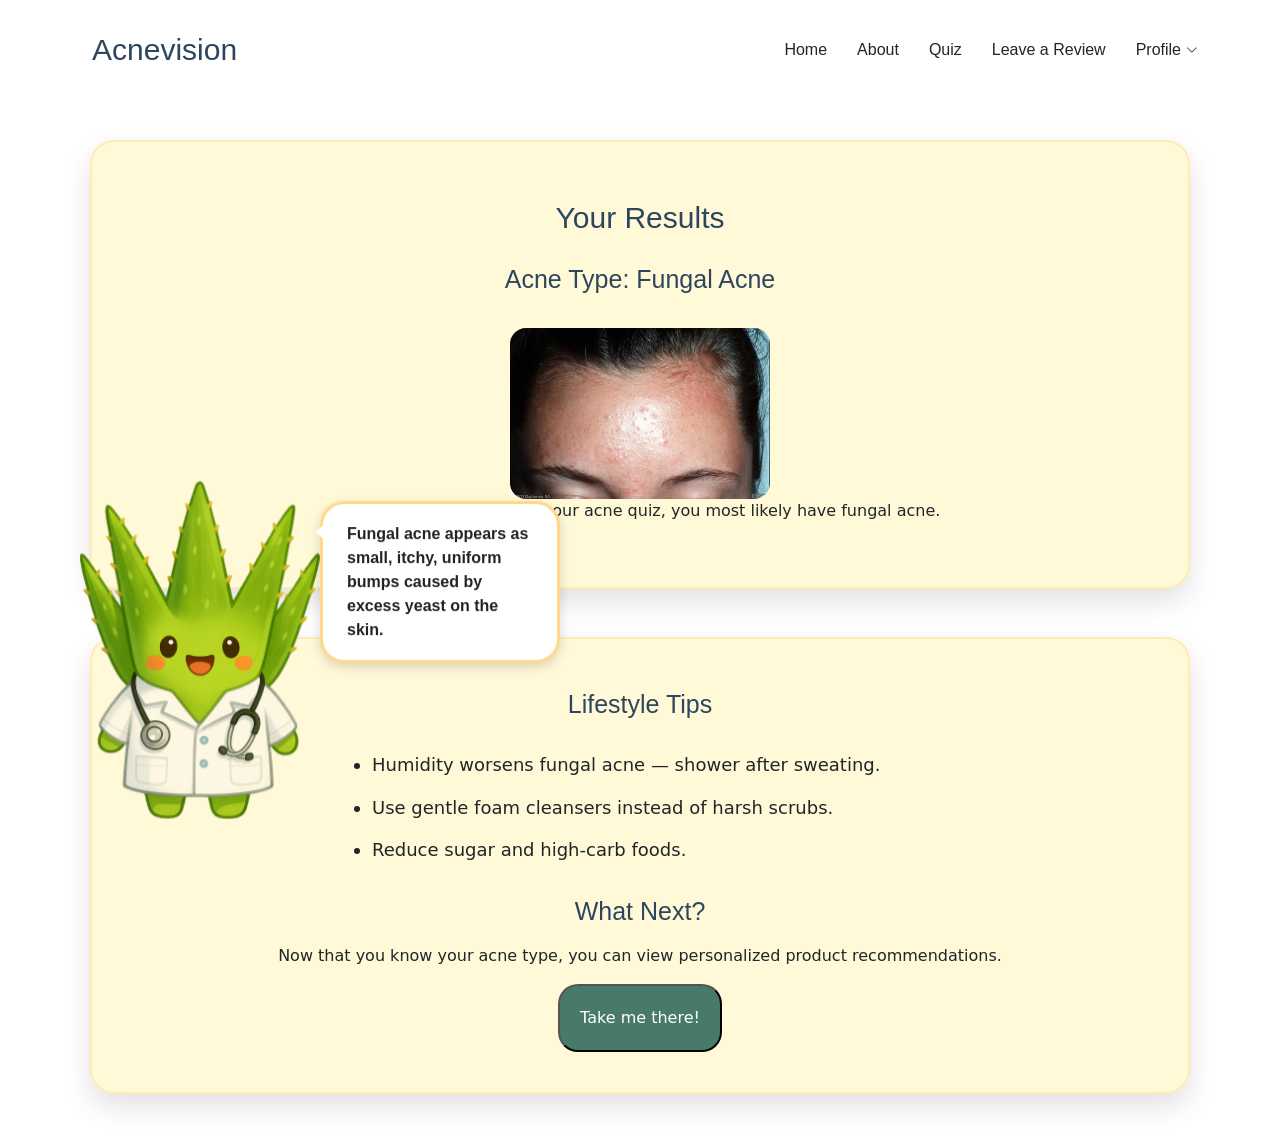
<file: fungal.html>
<!--COMP 3450: Authors: Magdala Nwuke, Fabeeha Anbar Ahmed, Oyinkansola Olarerin (Mabel)-->
<!--<head>
    <meta charset="utf-8">
    <meta content="width=device-width, initial-scale=1.0" name="viewport">
    <title>Quiz Results</title>
    <meta name="description" content="">
    <meta name="keywords" content="">-->

    <!--Favicons -->
    <!--<link href="assets/img/favicon.png" rel="icon">
    <link href="assets/img/apple-touch-icon.png" rel="apple-touch-icon">-->

    <!-- Fonts -->
    <!--<link href="https://fonts.googleapis.com" rel="preconnect">
    <link href="https://fonts.gstatic.com" rel="preconnect" crossorigin>
    <link
        href="https://fonts.googleapis.com/css2?family=Roboto:ital,wght@0,100;0,300;0,400;0,500;0,700;0,900;1,100;1,300;1,400;1,500;1,700;1,900&family=Lato:ital,wght@0,100;0,300;0,400;0,700;0,900;1,100;1,300;1,400;1,700;1,900&display=swap"
        rel="stylesheet">-->

    <!-- Vendor CSS Files -->
    <!--<link href="assets/vendor/bootstrap/css/bootstrap.min.css" rel="stylesheet">
    <link href="assets/vendor/bootstrap-icons/bootstrap-icons.css" rel="stylesheet">
    <link href="assets/vendor/aos/aos.css" rel="stylesheet">
    <link href="assets/vendor/swiper/swiper-bundle.min.css" rel="stylesheet">
    <link href="assets/vendor/glightbox/css/glightbox.min.css" rel="stylesheet">-->

    <!-- Main CSS File -->
    <!--<link href="assets/css/main.css" rel="stylesheet">
    <link href="assets/css/results.css" rel="stylesheet">
    <link rel="preconnect" href="https://fonts.googleapis.com">
    <link rel="preconnect" href="https://fonts.gstatic.com" crossorigin>
    <link href="https://fonts.googleapis.com/css2?family=Indie+Flower&display=swap" rel="stylesheet">-->




<!--</head>

<body class="team-page">

    <header id="header" class="header d-flex align-items-center sticky-top">
        <div class="container-fluid container-xl position-relative d-flex align-items-center justify-content-between">

            <a href="index.html" class="logo d-flex align-items-center">
                <!-- Uncomment the line below if you also wish to use an image logo -->
                <!-- <img src="assets/img/logo.png" alt=""> -->
                <!--<h1 class="sitename">Acnevision</h1>
            </a>

            <nav id="navmenu" class="navmenu">
                <ul>
                    <li><a href="index.html">Home</a></li>
                    <li><a href="about.html">About</a></li>
                    <li><a href="products.html">Products</a></li>
                    <li><a href="quiz.html">Quiz</a></li>
                    <!--<li><a href="login.html">Login</a></li>-->
                    <!--<li><a href="feedback.html">Leave a Review</a></li>
                    <li class="dropdown">
                        <a href="profile.html">
                            Profile <i class="bi bi-chevron-down toggle-dropdown"></i>
                        </a>
                        <ul>
                            <li><a href="myjournal.html">My Journal</a></li>
                        </ul>
                    </li>
                </ul>
                <i class="mobile-nav-toggle d-xl-none bi bi-list"></i>
            </nav>
        </div>
    </header>

   <main class="main">

   
        <div class="fungal-card">
            <h1>Your Results</h1>
            <h2>Acne Type: Fungal Acne</h2>
            <img src="assets/img/fungal.jpg" alt="fungal acne">
            <p>Based on your answers to our acne quiz, you most likely have fungal acne.<br>
                Fungal Acne is characterised by small, clustered bumps scattered across the face
                other parts of the body. Caused by yeast. 
            </p>
                <br>
        
                <h2>Lifestyle tips</h2>
                <br>
                <ul typ>
                    <li>
                        Humidity tends to worsen fungal acne, so if you hit the gym often, you want to make
                            sure you're taking showers afterwards to prevent sweat buildup.
                    </li>

                    <li>
                            Use foam cleansers rather than harsh facial scrubs which might irritate the bumps.
                    </li>

                    <li>
                        Moderate sugar and carbs
                    </li>
                </ul>


            <br>
            <h1> What Next?</h1>
                <p>Now that you know what type of acne you most likely have, 
                    you can navigate to our products recommendations page. 
                    </p>
                        <div class="button">
                            <button type="button">
                               
                                <a href="products.html" style="color: white;">Take me there!</a>
                            </button>
                        
                        </div>
                        
                  
                  
                  
        </div>
        

        <div id="aloe-fungal" class="aloe-fungal hidden">
            <img src="assets/img/doctor-aloe.png" class="aloe-fungal-img" alt="Dr. Aloe">
            <div class="aloe-fungal-bubble">
                Fungal Acne is characterised by small, clustered bumps scattered across the face
                and other parts of the body. Caused by yeast.
            </div>
        </div>




        <script>
            window.addEventListener("load", () => {
                const aloe = document.getElementById("aloe-fungal");
        
                // Show Aloe
                aloe.classList.remove("hidden");
                aloe.classList.add("show");
        
                // Hide after 5 seconds
                setTimeout(() => {
                    aloe.classList.remove("show");
                }, 5000);
            });
        </script>


        
    </body>

</html>


<!--COMP 3450: Authors: Magdala Nwuke, Fabeeha Anbar Ahmed, Oyinkansola Olarerin (Mabel)-->

<!--COMP 3450: Authors: Magdala Nwuke, Fabeeha Anbar Ahmed, Oyinkansola Olarerin (Mabel)-->
<head>
    <meta charset="utf-8">
    <meta content="width=device-width, initial-scale=1.0" name="viewport">
    <title>Quiz Results</title>

    <!-- Favicons -->
    <link href="assets/img/favicon.png" rel="icon">
    <link href="assets/img/apple-touch-icon.png" rel="apple-touch-icon">

    <!-- Fonts + CSS -->
    <link href="assets/vendor/bootstrap/css/bootstrap.min.css" rel="stylesheet">
    <link href="assets/vendor/bootstrap-icons/bootstrap-icons.css" rel="stylesheet">
    <link href="assets/css/main.css" rel="stylesheet">
    <link href="assets/css/results.css" rel="stylesheet">
    <link href="https://fonts.googleapis.com/css2?family=Indie+Flower&display=swap" rel="stylesheet">
</head>

<body class="team-page">

<header id="header" class="header d-flex align-items-center sticky-top">
    <div class="container-fluid container-xl position-relative d-flex align-items-center justify-content-between">
        <a href="index.html" class="logo d-flex align-items-center">
            <h1 class="sitename">Acnevision</h1>
        </a>

        <nav id="navmenu" class="navmenu">
            <ul>
                <li><a href="index.html">Home</a></li>
                <li><a href="about.html">About</a></li>
                
                <li><a href="quiz.html">Quiz</a></li>
                <li><a href="feedback.html">Leave a Review</a></li>
                <li class="dropdown">
                    <a href="profile.html">Profile <i class="bi bi-chevron-down toggle-dropdown"></i></a>
                    <ul>
                        <li><a href="myjournal.html">My Journal</a></li>
                    </ul>
                </li>
            </ul>
            <i class="mobile-nav-toggle d-xl-none bi bi-list"></i>
        </nav>
    </div>
</header>

<main class="main">

    <!-- ⭐ RESULT CARD (same style as cystic) -->
    <div class="results-card">
        <h1>Your Results</h1>
        <h2>Acne Type: Fungal Acne</h2>

        <img src="assets/img/fungal.jpg" alt="fungal acne">

        <p>
            Based on your answers to our acne quiz, you most likely have fungal acne.<br>
            
        </p>
    </div>

    <!-- ⭐ DOCTOR ALOE SECTION (same as cystic) -->
    <div class="dr-aloe-section">
        <div class="dr-aloe-mascot">
            <img src="assets/img/doctor-aloe.png" alt="Dr Aloe">
            <div class="speech-bubble">
                Fungal acne appears as small, itchy, uniform bumps caused by excess yeast
                on the skin.
            </div>
        </div>
    </div>

    <!-- ⭐ LIFESTYLE TIPS CARD -->
    <div class="results-card second-card">
        <h2>Lifestyle Tips</h2>

        <ul>
            <li>Humidity worsens fungal acne — shower after sweating.</li>
            <li>Use gentle foam cleansers instead of harsh scrubs.</li>
            <li>Reduce sugar and high-carb foods.</li>
        </ul>

        <h2>What Next?</h2>
        <p>
            Now that you know your acne type, you can view personalized product recommendations.
        </p>

        <div class="button">
            <button type="button">
                <a href="products.html" style="color: white;">Take me there!</a>
            </button>
        </div>
    </div>

</main>

</body>
</html>
</file>
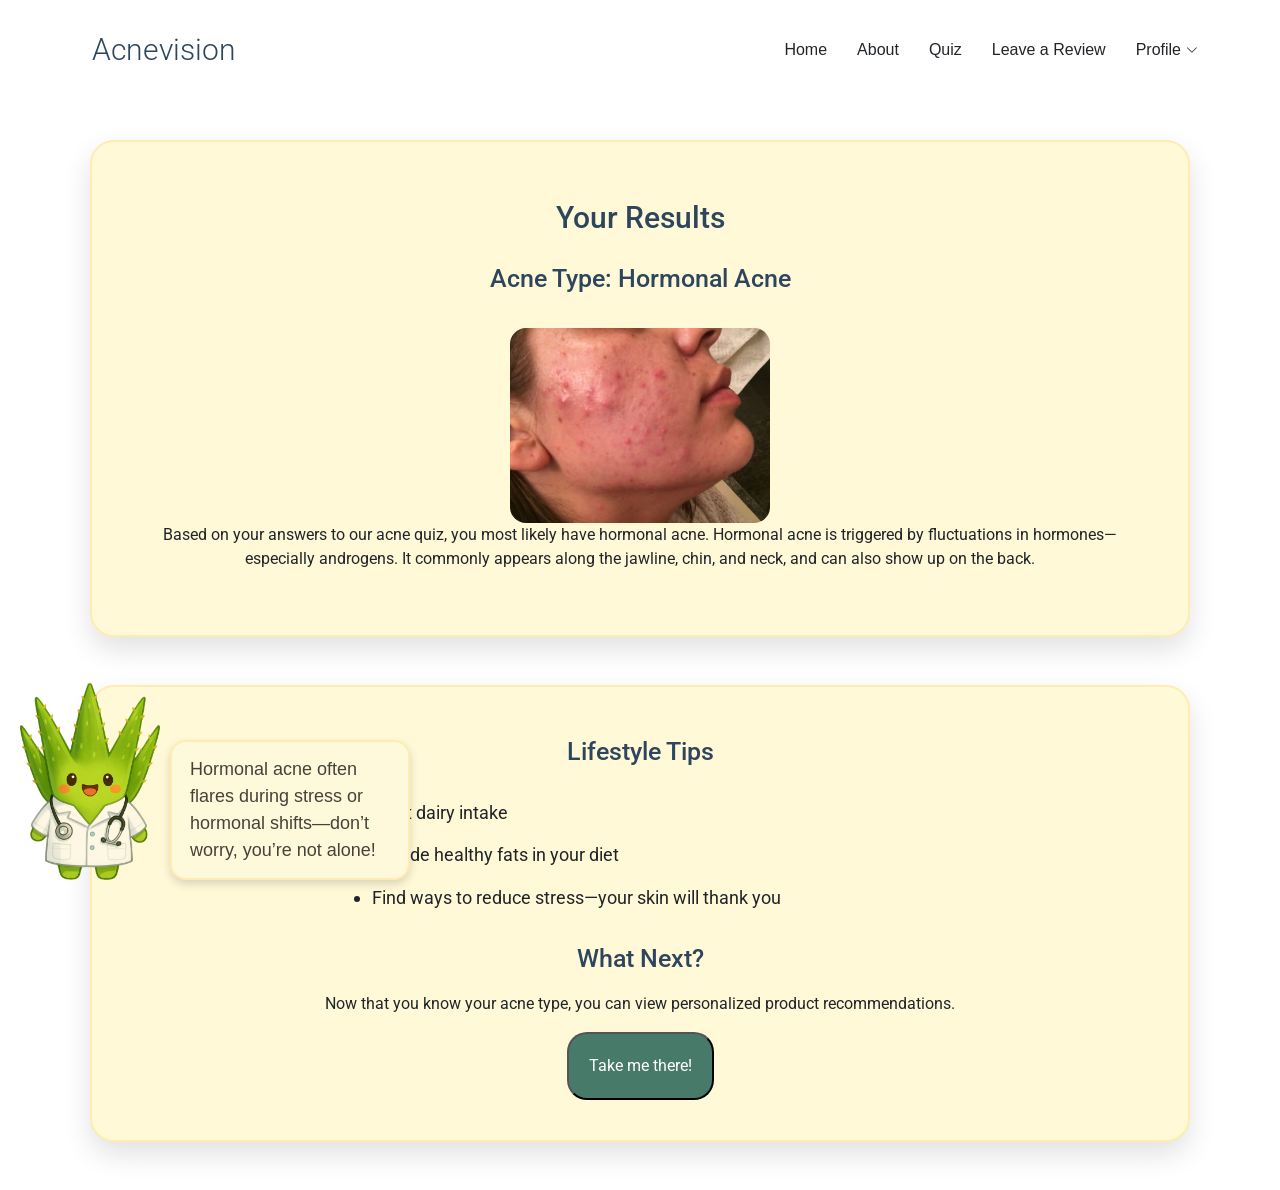
<file: hormonal.html>
<!--COMP 3450: Authors: Magdala Nwuke, Fabeeha Anbar Ahmed, Oyinkansola Olarerin (Mabel)-->
<!--<head>
    <meta charset="utf-8">
    <meta content="width=device-width, initial-scale=1.0" name="viewport">
    <title>Quiz Results</title>
    <meta name="description" content="">
    <meta name="keywords" content="">-->

    <!-- Favicons -->
    <!--<link href="assets/img/favicon.png" rel="icon">
    <link href="assets/img/apple-touch-icon.png" rel="apple-touch-icon">-->

    <!-- Fonts -->
    <!--<link href="https://fonts.googleapis.com" rel="preconnect">
    <link href="https://fonts.gstatic.com" rel="preconnect" crossorigin>
    <link
        href="https://fonts.googleapis.com/css2?family=Roboto:ital,wght@0,100;0,300;0,400;0,500;0,700;0,900;1,100;1,300;1,400;1,500;1,700;1,900&family=Lato:ital,wght@0,100;0,300;0,400;0,700;0,900;1,100;1,300;1,400;1,700;1,900&display=swap"
        rel="stylesheet">-->

    <!-- Vendor CSS Files -->
    <!--<link href="assets/vendor/bootstrap/css/bootstrap.min.css" rel="stylesheet">
    <link href="assets/vendor/bootstrap-icons/bootstrap-icons.css" rel="stylesheet">
    <link href="assets/vendor/aos/aos.css" rel="stylesheet">
    <link href="assets/vendor/swiper/swiper-bundle.min.css" rel="stylesheet">
    <link href="assets/vendor/glightbox/css/glightbox.min.css" rel="stylesheet">-->

    <!-- Main CSS File -->
    <!--<link href="assets/css/main.css" rel="stylesheet">
    <link href="assets/css/results.css" rel="stylesheet">
    <link rel="preconnect" href="https://fonts.googleapis.com">
    <link rel="preconnect" href="https://fonts.gstatic.com" crossorigin>
    <link href="https://fonts.googleapis.com/css2?family=Indie+Flower&display=swap" rel="stylesheet">




</head>

<body class="team-page">

    <header id="header" class="header d-flex align-items-center sticky-top">
        <div class="container-fluid container-xl position-relative d-flex align-items-center justify-content-between">

            <a href="index.html" class="logo d-flex align-items-center">
                <!-- Uncomment the line below if you also wish to use an image logo -->
                <!-- <img src="assets/img/logo.png" alt=""> -->
                <!--<h1 class="sitename">Acnevision</h1>
            </a>

            <nav id="navmenu" class="navmenu">
                <ul>
                    <li><a href="index.html">Home</a></li>
                    <li><a href="about.html">About</a></li>
                    <li><a href="products.html">Products</a></li>
                    <li><a href="quiz.html">Quiz</a></li>
                    <!--<li><a href="login.html">Login</a></li>-->
                    <!--<li><a href="feedback.html">Leave a Review</a></li>
                    <li class="dropdown">
                        <a href="profile.html">
                            Profile <i class="bi bi-chevron-down toggle-dropdown"></i>
                        </a>
                        <ul>
                            <li><a href="myjournal.html">My Journal</a></li>
                        </ul>
                    </li>
                </ul>
                <i class="mobile-nav-toggle d-xl-none bi bi-list"></i>
            </nav>

        </div>
    </header>

    <main class="main">

   
        <div class="wrapper">
            <h1>Your Results</h1>
            <h2>Acne Type: Hormonal Acne</h2>
            <img src="assets/img/hormonal.jpg" alt="fungal acne">
            <p>Based on your answers to our acne quiz, you most likely have hormonal acne.<br>
                Hormonal Acne is caused by fluctuations in hormones, especially androgens.  Usually found
                on the jawline, chin and neck, but can occasionally appear on the back.

            </p>
                <br>
        
                <h2>Lifestyle tips</h2>
                <br>
                <ul typ>
                    <li>
                        Limit dairy intake
                    </li>

                    <li>
                        Include healthy fats in your diet
                    </li>

                    <li>
                        Try to de-stress!
                    </li>
                </ul>
                

            <br>
            <h1> What Next?</h1>
          
                <p>Now that you know what type of acne you most likely have, 
                    you can navigate to our products recommendations page. 
                    </p>
                        <div class="button">
                            <button type="button">
                               
                                <a href="products.html" style="color: white;">Take me there!</a>
                            </button>
                        
                        </div>
                  
                  
                  
        </div>
        
    </body>
</html>


<!DOCTYPE html>
<html lang="en">
<!--COMP 3450: Authors: Magdala Nwuke, Fabeeha Anbar Ahmed, Oyinkansola Olarerin (Mabel)-->
<head>
    <meta charset="utf-8">
    <meta content="width=device-width, initial-scale=1.0" name="viewport">
    <title>Quiz Results</title>

    <!-- Favicons -->
    <link href="assets/img/favicon.png" rel="icon">
    <link href="assets/img/apple-touch-icon.png" rel="apple-touch-icon">

    <!-- Fonts -->
    <link href="https://fonts.googleapis.com" rel="preconnect">
    <link href="https://fonts.gstatic.com" rel="preconnect" crossorigin>
    <link href="https://fonts.googleapis.com/css2?family=Roboto:wght@300;400;700&family=Indie+Flower&display=swap" rel="stylesheet">

    <!-- Vendor CSS -->
    <link href="assets/vendor/bootstrap/css/bootstrap.min.css" rel="stylesheet">
    <link href="assets/vendor/bootstrap-icons/bootstrap-icons.css" rel="stylesheet">

    <!-- Main CSS -->
    <link href="assets/css/main.css" rel="stylesheet">
    <link href="assets/css/results.css" rel="stylesheet">
</head>

<body class="team-page">

<header id="header" class="header d-flex align-items-center sticky-top">
    <div class="container-fluid container-xl d-flex justify-content-between">
        <a href="index.html" class="logo d-flex align-items-center">
            <h1 class="sitename">Acnevision</h1>
        </a>

        <nav id="navmenu" class="navmenu">
            <ul>
                <li><a href="index.html">Home</a></li>
                <li><a href="about.html">About</a></li>
                
                <li><a href="quiz.html">Quiz</a></li>
                <li><a href="feedback.html">Leave a Review</a></li>
                <li class="dropdown">
                    <a href="profile.html">Profile <i class="bi bi-chevron-down"></i></a>
                    <ul>
                        <li><a href="myjournal.html">My Journal</a></li>
                    </ul>
                </li>
            </ul>
            <i class="mobile-nav-toggle d-xl-none bi bi-list"></i>
        </nav>
    </div>
</header>

<main class="main">

    <!-- ⭐ FIRST CARD – SUMMARY + IMAGE -->
    <div class="results-card">
        <h1>Your Results</h1>
        <h2>Acne Type: Hormonal Acne</h2>

        <img src="assets/img/hormonal.jpg" alt="Hormonal Acne">

        <p>
            Based on your answers to our acne quiz, you most likely have hormonal acne.
            Hormonal acne is triggered by fluctuations in hormones—especially androgens.
            It commonly appears along the jawline, chin, and neck, and can also show up on the back.
        </p>
    </div>

    <!-- ⭐ DR ALOE POP-UP -->
    <div id="aloePopup" class="aloe-popup">
        <img src="assets/img/doctor-aloe.png" class="aloe-img-small" alt="Dr Aloe">
        <div class="aloe-bubble">
            Hormonal acne often flares during stress or hormonal shifts—don’t worry, you’re not alone!
        </div>
    </div>

    <!-- ⭐ SECOND CARD – TIPS + WHAT NEXT -->
    <div class="results-card second-card">
        <h2>Lifestyle Tips</h2>

        <ul>
            <li>Limit dairy intake</li>
            <li>Include healthy fats in your diet</li>
            <li>Find ways to reduce stress—your skin will thank you</li>
        </ul>

        <h2>What Next?</h2>
        <p>
            Now that you know your acne type, you can view personalized product recommendations.
        </p>

        <div class="button">
            <button>
                <a href="products.html" style="color:white;">Take me there!</a>
            </button>
        </div>
    </div>

</main>

<script>
    // ⭐ Make Dr Aloe appear 0.8s after page loads
    window.addEventListener("load", () => {
        const aloe = document.getElementById("aloePopup");
        setTimeout(() => aloe.classList.add("show"), 800);
    });
</script>

</body>
</html>
</file>
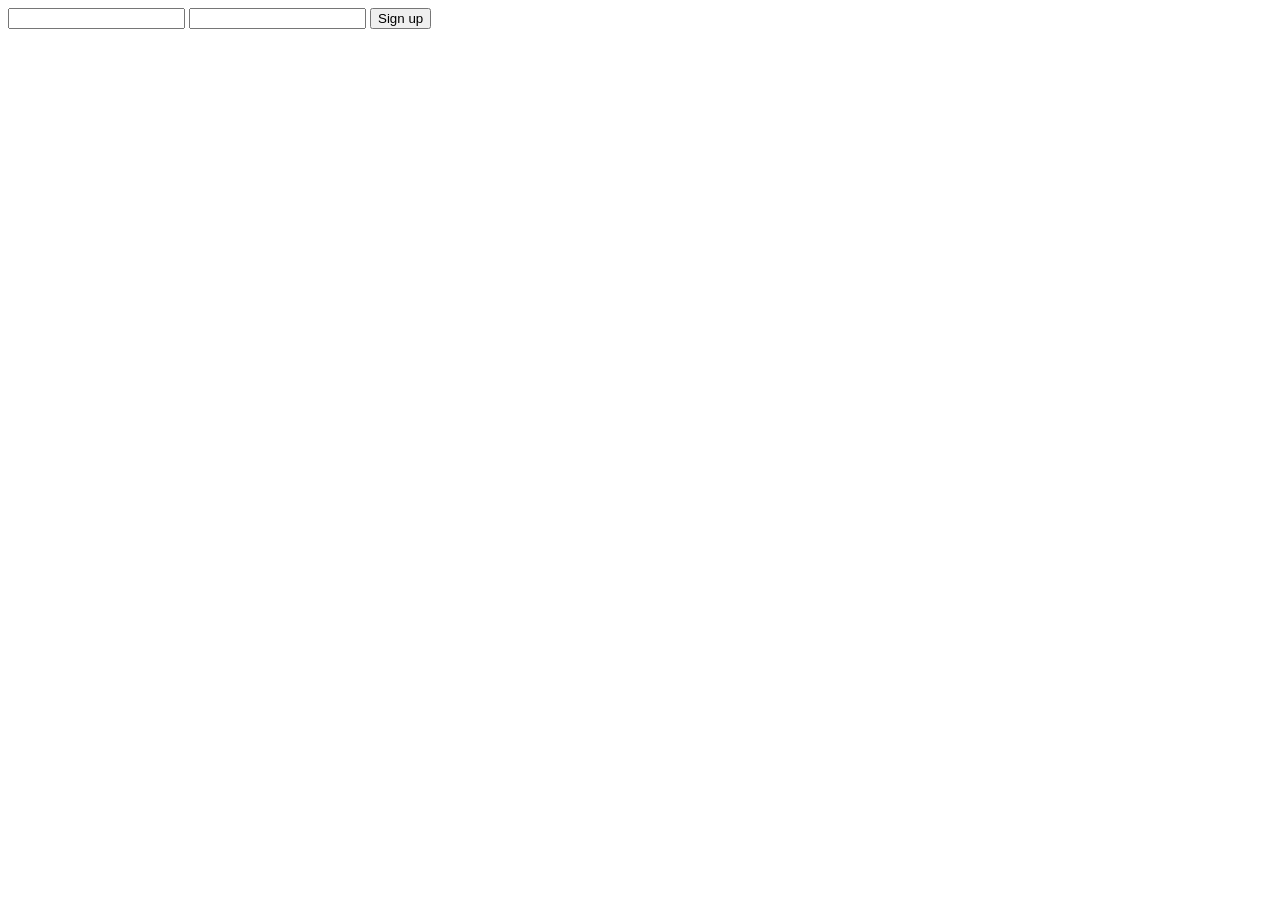
<file: test.html>
<!doctype html>
<html>

<body>
    <input id="username" />
    <input id="password" type="password" />
    <button id="signup-btn" type="button">Sign up</button>

    <script>
        document.addEventListener("DOMContentLoaded", () => {
            const usernameInput = document.getElementById("username");
            const passwordInput = document.getElementById("password");
            const signupBtn = document.getElementById("signup-btn");

            signupBtn.addEventListener("click", (e) => {
                e.preventDefault();
                alert("It works!");
            });
        });
    </script>
</body>

</html>
</file>
<file: assets/css/main.css>
/*< !--COMP 3450: Authors: Magdala Nwuke,
Fabeeha Anbar Ahmed,
Oyinkansola Olarerin (Mabel)*/
/* Fonts */
:root {
  --default-font: "Roboto",  system-ui, -apple-system, "Segoe UI", Roboto, "Helvetica Neue", Arial, "Noto Sans", "Liberation Sans", sans-serif, "Apple Color Emoji", "Segoe UI Emoji", "Segoe UI Symbol", "Noto Color Emoji";
  --heading-font: "Roboto",  sans-serif;
  --nav-font: "Lato",  sans-serif;
}

/* Global Colors - The following color variables are used throughout the website. Updating them here will change the color scheme of the entire website */
:root { 
  --background-color: #ffffff; /* Background color for the entire website, including individual sections */
  --default-color: #212529; /* Default color used for the majority of the text content across the entire website */
  --heading-color: #2d465e; /* Color for headings, subheadings and title throughout the website */
  --accent-color: #34bf49; /* Accent color that represents your brand on the website. It's used for buttons, links, and other elements that need to stand out */
  --surface-color: #ffffff; /* The surface color is used as a background of boxed elements within sections, such as cards, icon boxes, or other elements that require a visual separation from the global background. */
  --contrast-color: #ffffff; /* Contrast color for text, ensuring readability against backgrounds of accent, heading, or default colors. */
}

/* Nav Menu Colors - The following color variables are used specifically for the navigation menu. They are separate from the global colors to allow for more customization options */
:root {
  --nav-color: #212529;  /* The default color of the main navmenu links */
  --nav-hover-color: #34bf49; /* Applied to main navmenu links when they are hovered over or active */
  --nav-mobile-background-color: #ffffff; /* Used as the background color for mobile navigation menu */
  --nav-dropdown-background-color: #ffffff; /* Used as the background color for dropdown items that appear when hovering over primary navigation items */
  --nav-dropdown-color: #212529; /* Used for navigation links of the dropdown items in the navigation menu. */
  --nav-dropdown-hover-color: #34bf49; /* Similar to --nav-hover-color, this color is applied to dropdown navigation links when they are hovered over. */
}

/* Color Presets - These classes override global colors when applied to any section or element, providing reuse of the sam color scheme. */

.light-background {
  --background-color: #f3f4f4;
  --surface-color: #ffffff;
}

.dark-background {
  --background-color: #060606;
  --default-color: #ffffff;
  --heading-color: #ffffff;
  --surface-color: #252525;
  --contrast-color: #ffffff;
}

/* Smooth scroll */
:root {
  scroll-behavior: smooth;
}

/*--------------------------------------------------------------
# General Styling & Shared Classes
--------------------------------------------------------------*/
body {
  color: var(--default-color);
  background-color: var(--background-color);
  font-family: var(--default-font);
}

a {
  color: var(--accent-color);
  text-decoration: none;
  transition: 0.3s;
}

a:hover {
  color: color-mix(in srgb, var(--accent-color), transparent 25%);
  text-decoration: none;
}

h1,
h2,
h3,
h4,
h5,
h6 {
  color: var(--heading-color);
  font-family: var(--heading-font);
}

/* PHP Email Form Messages
------------------------------*/
.php-email-form .error-message {
  display: none;
  background: #df1529;
  color: #ffffff;
  text-align: left;
  padding: 15px;
  margin-bottom: 24px;
  font-weight: 600;
}

.php-email-form .sent-message {
  display: none;
  color: #ffffff;
  background: #059652;
  text-align: center;
  padding: 15px;
  margin-bottom: 24px;
  font-weight: 600;
}

.php-email-form .loading {
  display: none;
  background: var(--surface-color);
  text-align: center;
  padding: 15px;
  margin-bottom: 24px;
}

.php-email-form .loading:before {
  content: "";
  display: inline-block;
  border-radius: 50%;
  width: 24px;
  height: 24px;
  margin: 0 10px -6px 0;
  border: 3px solid var(--accent-color);
  border-top-color: var(--surface-color);
  animation: php-email-form-loading 1s linear infinite;
}

@keyframes php-email-form-loading {
  0% {
    transform: rotate(0deg);
  }

  100% {
    transform: rotate(360deg);
  }
}

/*--------------------------------------------------------------
# Global Header
--------------------------------------------------------------*/
.header {
  color: var(--default-color);
  background-color: var(--background-color);
  padding: 20px 0;
  transition: all 0.5s;
  z-index: 997;
}

.header .logo {
  line-height: 1;
}

.header .logo img {
  max-height: 32px;
  margin-right: 8px;
}

.header .logo h1 {
  font-size: 30px;
  margin: 0;
  font-weight: 300;
  color: var(--heading-color);
}

.scrolled .header {
  box-shadow: 0px 0 18px rgba(0, 0, 0, 0.1);
}

/*--------------------------------------------------------------
# Navigation Menu
--------------------------------------------------------------*/
/* Navmenu - Desktop */
@media (min-width: 1200px) {
  .navmenu {
    padding: 0;
  }

  .navmenu ul {
    margin: 0;
    padding: 0;
    display: flex;
    list-style: none;
    align-items: center;
  }

  .navmenu li {
    position: relative;
  }

  .navmenu a,
  .navmenu a:focus {
    color: var(--nav-color);
    padding: 18px 15px;
    font-size: 16px;
    font-family: var(--nav-font);
    font-weight: 400;
    display: flex;
    align-items: center;
    justify-content: space-between;
    white-space: nowrap;
    transition: 0.3s;
  }

  .navmenu a i,
  .navmenu a:focus i {
    font-size: 12px;
    line-height: 0;
    margin-left: 5px;
    transition: 0.3s;
  }

  .navmenu li:last-child a {
    padding-right: 0;
  }

  .navmenu li:hover>a,
  .navmenu .active,
  .navmenu .active:focus {
    color: var(--nav-hover-color);
  }

  .navmenu .dropdown ul {
    margin: 0;
    padding: 10px 0;
    background: var(--nav-dropdown-background-color);
    display: block;
    position: absolute;
    visibility: hidden;
    left: 14px;
    top: 130%;
    opacity: 0;
    transition: 0.3s;
    border-radius: 4px;
    z-index: 99;
    box-shadow: 0px 0px 30px rgba(0, 0, 0, 0.1);
  }

  .navmenu .dropdown ul li {
    min-width: 200px;
  }

  .navmenu .dropdown ul a {
    padding: 10px 20px;
    font-size: 15px;
    text-transform: none;
    color: var(--nav-dropdown-color);
  }

  .navmenu .dropdown ul a i {
    font-size: 12px;
  }

  .navmenu .dropdown ul a:hover,
  .navmenu .dropdown ul .active:hover,
  .navmenu .dropdown ul li:hover>a {
    color: var(--nav-dropdown-hover-color);
  }

  .navmenu .dropdown:hover>ul {
    opacity: 1;
    top: 100%;
    visibility: visible;
  }

  .navmenu .dropdown .dropdown ul {
    top: 0;
    left: -90%;
    visibility: hidden;
  }

  .navmenu .dropdown .dropdown:hover>ul {
    opacity: 1;
    top: 0;
    left: -100%;
    visibility: visible;
  }
}

/* Navmenu - Mobile */
@media (max-width: 1199px) {
  .mobile-nav-toggle {
    color: var(--nav-color);
    font-size: 28px;
    line-height: 0;
    margin-right: 10px;
    cursor: pointer;
    transition: color 0.3s;
  }

  .navmenu {
    padding: 0;
    z-index: 9997;
  }

  .navmenu ul {
    display: none;
    list-style: none;
    position: absolute;
    inset: 60px 20px 20px 20px;
    padding: 10px 0;
    margin: 0;
    border-radius: 6px;
    background-color: var(--nav-mobile-background-color);
    overflow-y: auto;
    transition: 0.3s;
    z-index: 9998;
    box-shadow: 0px 0px 30px rgba(0, 0, 0, 0.1);
  }

  .navmenu a,
  .navmenu a:focus {
    color: var(--nav-color);
    padding: 10px 20px;
    font-family: var(--nav-font);
    font-size: 17px;
    font-weight: 500;
    display: flex;
    align-items: center;
    justify-content: space-between;
    white-space: nowrap;
    transition: 0.3s;
  }

  .navmenu a i,
  .navmenu a:focus i {
    font-size: 12px;
    line-height: 0;
    margin-left: 5px;
    width: 30px;
    height: 30px;
    display: flex;
    align-items: center;
    justify-content: center;
    border-radius: 50%;
    transition: 0.3s;
    background-color: color-mix(in srgb, var(--accent-color), transparent 90%);
  }

  .navmenu a i:hover,
  .navmenu a:focus i:hover {
    background-color: var(--accent-color);
    color: var(--contrast-color);
  }

  .navmenu a:hover,
  .navmenu .active,
  .navmenu .active:focus {
    color: var(--nav-hover-color);
  }

  .navmenu .active i,
  .navmenu .active:focus i {
    background-color: var(--accent-color);
    color: var(--contrast-color);
    transform: rotate(180deg);
  }

  .navmenu .dropdown ul {
    position: static;
    display: none;
    z-index: 99;
    padding: 10px 0;
    margin: 10px 20px;
    background-color: var(--nav-dropdown-background-color);
    border: 1px solid color-mix(in srgb, var(--default-color), transparent 90%);
    box-shadow: none;
    transition: all 0.5s ease-in-out;
  }

  .navmenu .dropdown ul ul {
    background-color: rgba(33, 37, 41, 0.1);
  }

  .navmenu .dropdown ul a {
    color: var(--nav-dropdown-color);
  }

  .navmenu .dropdown ul a:hover,
  .navmenu .dropdown ul .active:hover,
  .navmenu .dropdown ul li:hover>a {
    color: var(--nav-dropdown-hover-color);
  }

  .navmenu .dropdown>.dropdown-active {
    display: block;
    background-color: rgba(33, 37, 41, 0.03);
  }

  .mobile-nav-active {
    overflow: hidden;
  }

  .mobile-nav-active .mobile-nav-toggle {
    color: #fff;
    position: absolute;
    font-size: 32px;
    top: 15px;
    right: 15px;
    margin-right: 0;
    z-index: 9999;
  }

  .mobile-nav-active .navmenu {
    position: fixed;
    overflow: hidden;
    inset: 0;
    background: rgba(33, 37, 41, 0.8);
    transition: 0.3s;
  }

  .mobile-nav-active .navmenu>ul {
    display: block;
  }
}

/*--------------------------------------------------------------
# Global Footer
--------------------------------------------------------------*/
.footer {
  background-color: var(--background-color);
  color: var(--default-color);
  padding: 60px 0;
  font-size: 14px;
  border-top: 1px solid color-mix(in srgb, var(--default-color), transparent 80%);
}

.footer a {
  color: var(--default-color) !important;
}

.footer a:hover {
  color: var(--accent-color);
}

.footer .copyright {
  margin-top: 50px;
  position: relative;
  padding-top: 20px;
  border-top: 1px solid color-mix(in srgb, var(--default-color), transparent 80%);
}

.footer .copyright p,
.footer .copyright .credits {
  margin: 2px 0;
}

.footer .btn-learn-more {
  background-color: var(--accent-color);
  border-radius: 30px;
  padding: 8px 30px;
  border: 2px solid transparent;
  transition: 0.3s all ease-in-out;
  font-size: 14px;
  color: var(--contrast-color) !important;
}

.footer .btn-learn-more:hover {
  border-color: var(--accent-color);
  background-color: transparent;
  color: var(--accent-color) !important;
}

.footer .widget .widget-heading {
  font-size: 15px;
  color: var(--heading-color);
  margin-bottom: 20px;
}

.footer .widget ul li {
  margin-bottom: 10px;
  line-height: 1.5;
}

.footer .widget ul li a {
  color: color-mix(in srgb, var(--heading-color), transparent 50%);
}

.footer .widget ul li a:hover {
  text-decoration: none;
  color: var(--heading-color);
}

.footer .widget .footer-blog-entry .date {
  color: color-mix(in srgb, var(--default-color), transparent 50%);
  font-size: 12px;
}

.footer .social-icons li {
  display: inline-block;
}

.footer .social-icons li a {
  display: inline-block;
  width: 40px;
  height: 40px;
  position: relative;
  border-radius: 50%;
  background: color-mix(in srgb, var(--default-color), transparent 90%);
}

.footer .social-icons li a span {
  color: color-mix(in srgb, var(--heading-color), transparent 0%);
  position: absolute;
  top: 50%;
  left: 50%;
  transform: translate(-50%, -50%);
  transition: 0.3s all ease-in-out;
}

.footer .social-icons li a:hover {
  background: var(--accent-color);
}

.footer .social-icons li a:hover span {
  color: var(--contrast-color);
}

.footer .social-icons li:first-child a {
  padding-left: 0;
}

.footer .footer-subscribe form {
  position: relative;
}

.footer .footer-subscribe .form-control {
  font-size: 14px;
  height: 42px;
  border: 2px solid color-mix(in srgb, var(--default-color), transparent 40%);
  background: none;
  color: var(--heading-color);
  padding-right: 40px;
}

.footer .footer-subscribe .form-control:focus {
  border-color: color-mix(in srgb, var(--default-color), transparent 10%);
  box-shadow: none;
}

.footer .footer-subscribe .form-control::placeholder {
  color: color-mix(in srgb, var(--heading-color), transparent 60%);
}

.footer .footer-subscribe .btn-link {
  padding: 0;
  margin: 0;
  font-size: 1.5rem;
  background-color: none;
  border-color: none;
  position: absolute;
  line-height: 0;
  color: color-mix(in srgb, var(--heading-color), transparent 20%);
  top: 20px;
  right: 10px;
  transform: translateY(-50%) rotate(0deg);
}

.footer .footer-subscribe .btn-link:hover,
.footer .footer-subscribe .btn-link:focus,
.footer .footer-subscribe .btn-link:active {
  text-decoration: none;
}

/*--------------------------------------------------------------
# Preloader
--------------------------------------------------------------*/
#preloader {
  position: fixed;
  inset: 0;
  z-index: 999999;
  overflow: hidden;
  background: var(--background-color);
  transition: all 0.6s ease-out;
}

#preloader:before {
  content: "";
  position: fixed;
  top: calc(50% - 30px);
  left: calc(50% - 30px);
  border: 6px solid #ffffff;
  border-color: var(--accent-color) transparent var(--accent-color) transparent;
  border-radius: 50%;
  width: 60px;
  height: 60px;
  animation: animate-preloader 1.5s linear infinite;
}

@keyframes animate-preloader {
  0% {
    transform: rotate(0deg);
  }

  100% {
    transform: rotate(360deg);
  }
}

/*--------------------------------------------------------------
# Scroll Top Button
--------------------------------------------------------------*/
.scroll-top {
  position: fixed;
  visibility: hidden;
  opacity: 0;
  right: 15px;
  bottom: 15px;
  z-index: 99999;
  background-color: var(--accent-color);
  width: 40px;
  height: 40px;
  border-radius: 4px;
  transition: all 0.4s;
}

.scroll-top i {
  font-size: 24px;
  color: var(--contrast-color);
  line-height: 0;
}

.scroll-top:hover {
  background-color: color-mix(in srgb, var(--accent-color), transparent 20%);
  color: var(--contrast-color);
}

.scroll-top.active {
  visibility: visible;
  opacity: 1;
}

/*--------------------------------------------------------------
# Disable aos animation delay on mobile devices
--------------------------------------------------------------*/
@media screen and (max-width: 768px) {
  [data-aos-delay] {
    transition-delay: 0 !important;
  }
}

/*--------------------------------------------------------------
# Global Page Titles & Breadcrumbs
--------------------------------------------------------------*/
.page-title {
  color: var(--default-color);
  background-color: var(--background-color);
  padding: 20px 0;
  position: relative;
}

.page-title h1 {
  font-size: 24px;
  font-weight: 300;
  margin: 0 0 5px 0;
}

.page-title .breadcrumbs ol {
  display: flex;
  flex-wrap: wrap;
  list-style: none;
  padding: 0;
  margin: 0;
  font-size: 14px;
  font-weight: 400;
}

.page-title .breadcrumbs ol li+li {
  padding-left: 10px;
}

.page-title .breadcrumbs ol li+li::before {
  content: "/";
  display: inline-block;
  padding-right: 10px;
  color: color-mix(in srgb, var(--default-color), transparent 70%);
}

/*--------------------------------------------------------------
# Global Sections
--------------------------------------------------------------*/
section,
.section {
  color: var(--default-color);
  background-color: var(--background-color);
  padding: 60px 0;
  scroll-margin-top: 100px;
  overflow: clip;
}

@media (max-width: 1199px) {

  section,
  .section {
    scroll-margin-top: 66px;
  }
}

/*--------------------------------------------------------------
# Global Section Titles
--------------------------------------------------------------*/
.section-title {
  text-align: center;
  padding-bottom: 60px;
  position: relative;
}

.section-title h2 {
  font-size: 22px;
  font-weight: 500;
  margin-bottom: 0;
}

.section-title p {
  font-size: 15px;
  margin-bottom: 10px;
}

/*--------------------------------------------------------------
# About Section
--------------------------------------------------------------*/
.about .btn-get-started {
  background-color: var(--accent-color);
  color: var(--contrast-color);
  border-radius: 30px;
  padding: 8px 30px;
  border: 2px solid transparent;
  transition: 0.3s all ease-in-out;
  font-size: 14px;
}

.about .btn-get-started:hover {
  border-color: var(--accent-color);
  background-color: transparent;
  color: var(--accent-color);
}

.about h1 {
  color: var(--heading-color);
  font-size: 30px;
}

.about p {
  line-height: 1.7;
  color: var(--default-color);
}

.about .swiper-pagination {
  position: absolute;
  bottom: 30px;
}

.about .swiper-pagination .swiper-pagination-bullet {
  margin: 0 5px;
  background: #ffffff;
  opacity: 0.3;
}

.about .swiper-pagination .swiper-pagination-bullet.swiper-pagination-bullet-active {
  background: var(--accent-color);
  opacity: 1;
}

.about .section-subtitle {
  font-size: 15px;
  margin-bottom: 10px;
  display: block;
  color: var(--default-color);
}

/*--------------------------------------------------------------
# About 2 Section
--------------------------------------------------------------*/
.about-2 .content {
  background-color: var(--surface-color);
  padding-top: 50px;
  padding-bottom: 50px;
}

.about-2 .content-subtitle {
  font-size: 15px;
  margin-bottom: 10px;
  display: block;
  color: var(--default-color);
}

.about-2 .content-title {
  color: var(--heading-color);
  font-size: 22px;
  margin-bottom: 30px;
}

.about-2 p {
  line-height: 1.7;
  color: var(--default-color);
}

.about-2 .btn-get-started {
  background-color: var(--accent-color);
  color: var(--contrast-color);
  border-radius: 30px;
  padding: 8px 30px;
  border: 2px solid transparent;
  transition: 0.3s all ease-in-out;
  font-size: 14px;
}

.about-2 .btn-get-started:hover {
  border-color: var(--accent-color);
  background-color: transparent;
  color: var(--accent-color);
}

.about-2 .lead {
  line-height: 1.6;
  font-size: 18px;
  font-weight: normal;
  color: var(--default-color);
}

/*--------------------------------------------------------------
# Services Section
--------------------------------------------------------------*/
.services {
  padding-top: 60px;
  padding-bottom: 60px;
}

.services .services-item .services-icon {
  color: var(--accent-color);
  margin-bottom: 20px;
}

.services .services-item .services-icon i {
  font-size: 48px;
}

.services .services-item h3 {
  font-size: 17px;
  font-weight: 400;
  color: var(--heading-color);
}

/*--------------------------------------------------------------
# Stats Section
--------------------------------------------------------------*/
.stats {
  padding-top: 60px;
}

.stats .content-subtitle {
  font-size: 15px;
  margin-bottom: 10px;
  display: block;
  color: var(--default-color);
}

.stats .lead {
  line-height: 1.6;
  font-size: 18px;
  font-weight: normal;
  color: var(--default-color);
}

.stats .content-title {
  color: var(--heading-color);
  font-size: 22px;
  margin-bottom: 30px;
}

.stats p {
  line-height: 1.7;
  color: var(--default-color);
}

.stats .btn-get-started {
  background-color: var(--accent-color);
  color: var(--contrast-color);
  border-radius: 30px;
  padding: 8px 30px;
  border: 2px solid transparent;
  transition: 0.3s all ease-in-out;
  font-size: 14px;
}

.stats .btn-get-started:hover {
  border-color: var(--accent-color);
  background-color: transparent;
  color: var(--accent-color);
}

.stats .count-numbers .number {
  font-size: 1.8rem;
  color: var(--heading-color);
  position: relative;
  display: block;
  padding-bottom: 7px;
  margin-bottom: 10px;
}

.stats .count-numbers .number:after {
  content: "";
  left: 0;
  bottom: 0;
  position: absolute;
  width: 20px;
  height: 2px;
  background: var(--accent-color);
}

/*--------------------------------------------------------------
# Blog Posts Section
--------------------------------------------------------------*/
.blog-posts .title-wrap {
  padding-bottom: 30px;
}

.blog-posts .content-subtitle {
  font-size: 15px;
  margin-bottom: 10px;
  display: block;
  color: var(--default-color);
}

.blog-posts .content-title {
  color: var(--heading-color);
  font-size: 22px;
  margin-bottom: 30px;
}

.blog-posts .post-entry .thumb {
  margin-bottom: 20px;
}

.blog-posts .post-entry .thumb img {
  transition: 0.3s all ease;
}

.blog-posts .post-entry .thumb:hover img {
  opacity: 0.8;
}

.blog-posts .post-entry .meta {
  font-size: 12px;
  margin-bottom: 20px;
}

.blog-posts .post-entry .meta .cat {
  text-transform: uppercase;
  font-weight: normal;
  color: var(--heading-color);
}

.blog-posts .post-entry .meta .date {
  color: color-mix(in srgb, var(--default-color), transparent 25%);
}

.blog-posts .post-entry .post-content {
  padding-left: 30px;
  padding-right: 30px;
}

.blog-posts .post-entry .post-content h3 {
  font-size: 18px;
  line-height: 1.2;
}

.blog-posts .post-entry .post-content h3 a {
  color: var(--heading-color);
}

.blog-posts .post-entry .post-content h3 a:hover {
  color: var(--accent-color);
}

.blog-posts .author .pic {
  flex: 0 0 50px;
  margin-right: 20px;
}

.blog-posts .author .author-name {
  line-height: 1.3;
}

.blog-posts .author .author-name strong {
  color: var(--heading-color);
  font-weight: normal;
}

.blog-posts .author .author-name span {
  font-size: 14px;
  color: color-mix(in srgb, var(--default-color), transparent 25%);
}

/*--------------------------------------------------------------
# Tabs Section
--------------------------------------------------------------*/
.tabs .service-item .service-icon {
  display: flex;
  align-items: center;
  justify-content: center;
  width: 40px;
  height: 40px;
  flex: 0 0 40px;
  border-radius: 4px;
  position: relative;
  color: var(--accent-color);
  background-color: color-mix(in srgb, var(--default-color), transparent 95%);
  margin-right: 20px;
  font-size: 16px;
}

.tabs .service-item .service-contents h3 {
  font-size: 16px;
  color: var(--heading-color);
}

.tabs .service-item.link {
  padding: 20px;
  margin-bottom: 10px;
  border-radius: 7px;
}

.tabs .service-item.link .service-contents {
  color: var(--default-color);
}

.tabs .service-item.link .service-contents *:last-child {
  margin-bottom: 0;
}

.tabs .service-item.link:hover {
  background: color-mix(in srgb, var(--default-color), transparent 96%);
}

.tabs .service-item.link:hover .service-icon {
  background-color: color-mix(in srgb, var(--default-color), transparent 90%);
  color: var(--default-color);
}

.tabs .service-item.link.active {
  background: var(--surface-color);
}

.tabs .service-item.link.active .service-icon {
  background-color: var(--accent-color);
  color: var(--contrast-color);
}

/*--------------------------------------------------------------
# Services 2 Section
--------------------------------------------------------------*/
.services-2 .content-subtitle {
  font-size: 15px;
  margin-bottom: 10px;
  display: block;
  color: var(--default-color);
}

.services-2 .content-title {
  color: var(--heading-color);
  font-size: 22px;
  margin-bottom: 30px;
}

.services-2 p {
  line-height: 1.7;
  color: var(--default-color);
}

.services-2 .lead {
  line-height: 1.6;
  font-size: 18px;
  font-weight: normal;
  color: var(--default-color);
}

.services-2 .btn-get-started {
  background-color: var(--accent-color);
  color: var(--contrast-color);
  border-radius: 30px;
  padding: 8px 30px;
  border: 2px solid transparent;
  transition: 0.3s all ease-in-out;
  font-size: 14px;
}

.services-2 .btn-get-started:hover {
  border-color: var(--accent-color);
  background-color: transparent;
  color: var(--accent-color);
}

.services-2 .services-item .services-icon {
  color: var(--accent-color);
  margin-bottom: 20px;
}

.services-2 .services-item .services-icon i {
  font-size: 48px;
}

.services-2 .services-item h3 {
  font-size: 17px;
  font-weight: 400;
  color: var(--heading-color);
}

/*--------------------------------------------------------------
# Pricing Section
--------------------------------------------------------------*/
.pricing .pricing-item {
  background-color: var(--surface-color);
  box-shadow: 0px 5px 90px rgba(0, 0, 0, 0.1);
  padding: 40px 20px;
  text-align: center;
  border-radius: 8px;
  position: relative;
  overflow: hidden;
}

.pricing .pricing-item h3 {
  padding: 15px;
  margin-top: 15px;
  font-size: 18px;
  font-weight: 600;
}

.pricing .pricing-item h4 {
  color: var(--accent-color);
  font-size: 42px;
  font-family: var(--default-font);
  font-weight: 500;
}

.pricing .pricing-item h4 sup {
  font-size: 20px;
  top: -15px;
  left: -3px;
}

.pricing .pricing-item h4 span {
  color: color-mix(in srgb, var(--default-color), transparent 40%);
  font-size: 16px;
  font-weight: 300;
}

.pricing .pricing-item ul {
  padding: 20px 0;
  list-style: none;
  text-align: center;
  line-height: 20px;
  font-size: 14px;
}

.pricing .pricing-item ul li {
  padding-bottom: 16px;
}

.pricing .pricing-item ul .na {
  color: color-mix(in srgb, var(--default-color), transparent 60%);
  text-decoration: line-through;
}

.pricing .pricing-item .btn-wrap {
  padding: 15px;
  text-align: center;
}

.pricing .pricing-item .btn-buy {
  color: var(--accent-color);
  background-color: transparent;
  border: 2px solid var(--accent-color);
  display: inline-block;
  padding: 10px 40px 12px 40px;
  border-radius: 50px;
  font-size: 14px;
  font-family: var(--heading-font);
  font-weight: 600;
  transition: 0.3s;
}

.pricing .pricing-item .btn-buy:hover {
  background: var(--accent-color);
  color: var(--contrast-color);
}

.pricing .recommended .btn-buy {
  background: var(--accent-color);
  color: var(--contrast-color);
}

.pricing .recommended .btn-buy:hover {
  background: color-mix(in srgb, var(--accent-color), transparent 20%);
  border-color: color-mix(in srgb, var(--accent-color), transparent 20%);
}

.pricing .recommended-badge {
  position: absolute;
  top: 20px;
  left: 50%;
  transform: translateX(-50%);
  z-index: 1;
  font-size: 13px;
  padding: 3px 25px 6px 25px;
  background: color-mix(in srgb, var(--accent-color), transparent 92%);
  color: var(--accent-color);
  border-radius: 50px;
}

/*--------------------------------------------------------------
# Faq Section
--------------------------------------------------------------*/
.faq .content-subtitle {
  font-size: 15px;
  margin-bottom: 10px;
  display: block;
  color: var(--default-color);
}

.faq .content-title {
  color: var(--heading-color);
  font-size: 22px;
  margin-bottom: 30px;
}

.faq p {
  line-height: 1.7;
  color: var(--default-color);
}

.faq .custom-accordion .accordion-item {
  background-color: var(--surface-color);
  margin-bottom: 0px;
  position: relative;
  border-radius: 0px;
  overflow: hidden;
}

.faq .custom-accordion .accordion-item .btn-link {
  display: block;
  width: 100%;
  padding: 15px 0;
  text-decoration: none;
  text-align: left;
  color: var(--default-color);
  border: none;
  padding-left: 40px;
  border-radius: 0;
  position: relative;
  background-color: color-mix(in srgb, var(--default-color), transparent 94%);
}

.faq .custom-accordion .accordion-item .btn-link:before {
  content: "\f282";
  display: inline-block;
  font-family: "bootstrap-icons" !important;
  font-style: normal;
  font-weight: normal !important;
  font-variant: normal;
  text-transform: none;
  line-height: 1;
  vertical-align: -0.125em;
  -webkit-font-smoothing: antialiased;
  position: absolute;
  top: 50%;
  transform: translateY(-50%);
  left: 15px;
}

.faq .custom-accordion .accordion-item .btn-link[aria-expanded=true] {
  color: var(--accent-color);
}

.faq .custom-accordion .accordion-item .btn-link[aria-expanded=true]:before {
  font-family: "bootstrap-icons" !important;
  content: "\f286";
  position: absolute;
  color: var(--accent-color);
  top: 50%;
  transform: translateY(-50%);
}

.faq .custom-accordion .accordion-item .accordion-body {
  padding: 20px 20px 20px 20px;
  color: var(--default-color);
}

/*--------------------------------------------------------------
# Testimonials Section
--------------------------------------------------------------*/
.testimonials p {
  line-height: 1.7;
  color: var(--default-color);
}

.testimonials .testimonial {
  max-width: 500px;
  text-align: center;
  margin-bottom: 30px;
}

.testimonials .testimonial .name {
  font-size: 18px;
  color: var(--heading-color);
}

.testimonials .testimonial .img-wrap img {
  margin: 0 auto;
  width: 70px;
  border-radius: 50%;
}

.testimonials .swiper-pagination {
  position: absolute;
  bottom: 0px;
}

.testimonials .swiper-pagination .swiper-pagination-bullet {
  margin: 0 5px;
  background-color: color-mix(in srgb, var(--default-color) 65%, transparent);
  opacity: 0.3;
}

.testimonials .swiper-pagination .swiper-pagination-bullet.swiper-pagination-bullet-active {
  background: var(--accent-color);
  opacity: 1;
}

/*--------------------------------------------------------------
# Portfolio Section
--------------------------------------------------------------*/
.portfolio .portfolio-filters {
  padding: 0;
  margin: 0 auto 20px auto;
  list-style: none;
  text-align: center;
}

.portfolio .portfolio-filters li {
  cursor: pointer;
  display: inline-block;
  padding: 8px 20px 10px 20px;
  margin: 0;
  font-size: 15px;
  font-weight: 500;
  line-height: 1;
  margin-bottom: 5px;
  border-radius: 50px;
  transition: all 0.3s ease-in-out;
  font-family: var(--heading-font);
}

.portfolio .portfolio-filters li:hover,
.portfolio .portfolio-filters li.filter-active {
  color: var(--contrast-color);
  background-color: var(--accent-color);
}

.portfolio .portfolio-filters li:first-child {
  margin-left: 0;
}

.portfolio .portfolio-filters li:last-child {
  margin-right: 0;
}

@media (max-width: 575px) {
  .portfolio .portfolio-filters li {
    font-size: 14px;
    margin: 0 0 10px 0;
  }
}

.portfolio .portfolio-item {
  position: relative;
  overflow: hidden;
}

.portfolio .portfolio-item .portfolio-info {
  opacity: 0;
  position: absolute;
  left: 12px;
  right: 12px;
  bottom: -100%;
  z-index: 3;
  transition: all ease-in-out 0.5s;
  background: color-mix(in srgb, var(--background-color), transparent 10%);
  padding: 15px;
}

.portfolio .portfolio-item .portfolio-info h4 {
  font-size: 18px;
  font-weight: 600;
  padding-right: 50px;
}

.portfolio .portfolio-item .portfolio-info p {
  color: color-mix(in srgb, var(--default-color), transparent 30%);
  font-size: 14px;
  margin-bottom: 0;
  padding-right: 50px;
}

.portfolio .portfolio-item .portfolio-info .preview-link,
.portfolio .portfolio-item .portfolio-info .details-link {
  position: absolute;
  right: 50px;
  font-size: 24px;
  top: calc(50% - 14px);
  color: color-mix(in srgb, var(--default-color), transparent 30%);
  transition: 0.3s;
  line-height: 0;
}

.portfolio .portfolio-item .portfolio-info .preview-link:hover,
.portfolio .portfolio-item .portfolio-info .details-link:hover {
  color: var(--accent-color);
}

.portfolio .portfolio-item .portfolio-info .details-link {
  right: 14px;
  font-size: 28px;
}

.portfolio .portfolio-item:hover .portfolio-info {
  opacity: 1;
  bottom: 0;
}

/*--------------------------------------------------------------
# Portfolio Details Section
--------------------------------------------------------------*/
.portfolio-details .portfolio-details-slider img {
  width: 100%;
}

.portfolio-details .swiper-wrapper {
  height: auto;
}

.portfolio-details .swiper-button-prev,
.portfolio-details .swiper-button-next {
  width: 48px;
  height: 48px;
}

.portfolio-details .swiper-button-prev:after,
.portfolio-details .swiper-button-next:after {
  color: rgba(255, 255, 255, 0.8);
  background-color: rgba(0, 0, 0, 0.15);
  font-size: 24px;
  border-radius: 50%;
  width: 48px;
  height: 48px;
  display: flex;
  align-items: center;
  justify-content: center;
  transition: 0.3s;
}

.portfolio-details .swiper-button-prev:hover:after,
.portfolio-details .swiper-button-next:hover:after {
  background-color: rgba(0, 0, 0, 0.3);
}

@media (max-width: 575px) {

  .portfolio-details .swiper-button-prev,
  .portfolio-details .swiper-button-next {
    display: none;
  }
}

.portfolio-details .swiper-pagination {
  margin-top: 20px;
  position: relative;
}

.portfolio-details .swiper-pagination .swiper-pagination-bullet {
  width: 10px;
  height: 10px;
  background-color: color-mix(in srgb, var(--default-color), transparent 85%);
  opacity: 1;
}

.portfolio-details .swiper-pagination .swiper-pagination-bullet-active {
  background-color: var(--accent-color);
}

.portfolio-details .portfolio-info h3 {
  font-size: 22px;
  font-weight: 700;
  margin-bottom: 20px;
  padding-bottom: 20px;
  position: relative;
}

.portfolio-details .portfolio-info h3:after {
  content: "";
  position: absolute;
  display: block;
  width: 50px;
  height: 3px;
  background: var(--accent-color);
  left: 0;
  bottom: 0;
}

.portfolio-details .portfolio-info ul {
  list-style: none;
  padding: 0;
  font-size: 15px;
}

.portfolio-details .portfolio-info ul li {
  display: flex;
  flex-direction: column;
  padding-bottom: 15px;
}

.portfolio-details .portfolio-info ul strong {
  text-transform: uppercase;
  font-weight: 400;
  color: color-mix(in srgb, var(--default-color), transparent 50%);
  font-size: 14px;
}

.portfolio-details .portfolio-info .btn-visit {
  padding: 8px 40px;
  background: var(--accent-color);
  color: var(--contrast-color);
  border-radius: 50px;
  transition: 0.3s;
}

.portfolio-details .portfolio-info .btn-visit:hover {
  background: color-mix(in srgb, var(--accent-color), transparent 20%);
}

.portfolio-details .portfolio-description h2 {
  font-size: 26px;
  font-weight: 700;
  margin-bottom: 20px;
}

.portfolio-details .portfolio-description p {
  padding: 0;
}

.portfolio-details .portfolio-description .testimonial-item {
  padding: 30px 30px 0 30px;
  position: relative;
  background: color-mix(in srgb, var(--default-color), transparent 97%);
  margin-bottom: 50px;
}

.portfolio-details .portfolio-description .testimonial-item .testimonial-img {
  width: 90px;
  border-radius: 50px;
  border: 6px solid var(--background-color);
  float: left;
  margin: 0 10px 0 0;
}

.portfolio-details .portfolio-description .testimonial-item h3 {
  font-size: 18px;
  font-weight: bold;
  margin: 15px 0 5px 0;
  padding-top: 20px;
}

.portfolio-details .portfolio-description .testimonial-item h4 {
  font-size: 14px;
  color: #6c757d;
  margin: 0;
}

.portfolio-details .portfolio-description .testimonial-item .quote-icon-left,
.portfolio-details .portfolio-description .testimonial-item .quote-icon-right {
  color: color-mix(in srgb, var(--accent-color), transparent 50%);
  font-size: 26px;
  line-height: 0;
}

.portfolio-details .portfolio-description .testimonial-item .quote-icon-left {
  display: inline-block;
  left: -5px;
  position: relative;
}

.portfolio-details .portfolio-description .testimonial-item .quote-icon-right {
  display: inline-block;
  right: -5px;
  position: relative;
  top: 10px;
  transform: scale(-1, -1);
}

.portfolio-details .portfolio-description .testimonial-item p {
  font-style: italic;
  margin: 0 0 15px 0 0 0;
  padding: 0;
}

/*--------------------------------------------------------------
# Team Section
--------------------------------------------------------------*/
.team .team h3 {
  font-size: 20px;
}

.team .team h3 a {
  color: var(--heading-color);
}

.team .team .pic {
  margin-bottom: 30px;
}

.team .team .pic img {
  border-radius: 4px;
}

.team .team .position {
  display: block;
  margin-bottom: 20px;
  font-size: 14px;
  color: color-mix(in srgb, var(--heading-color), transparent 30%);
}

.team p {
  line-height: 1.7;
  color: var(--default-color);
}

.team .more {
  position: relative;
  padding-right: 30px;
  display: inline-block;
}

.team .more span {
  position: absolute;
  top: 50%;
  right: 0;
  font-size: 16px;
  transform: translateY(-50%);
  width: 20px;
  height: 20px;
  background: transparent;
  color: var(--contrast-color);
  line-height: 1.6;
  text-align: center;
  transition: 0.3s all ease;
}

.team .more span:before {
  position: absolute;
  top: 50%;
  left: 50%;
  transform: translate(-50%, -50%);
}

.team .more:hover {
  color: var(--contrast-color);
}

.team .more:hover span {
  background: var(--accent-color);
}

.team .more.dark {
  color: var(--default-color);
}

.team .more.dark>span {
  color: var(--default-color);
}

.team .more.dark:hover {
  color: var(--accent-color);
}

.team .more.dark:hover span {
  color: var(--contrast-color);
  background: var(--accent-color);
}

.team .swiper-wrapper {
  height: auto;
}

.team .slider-nav a {
  width: 40px;
  height: 40px;
  position: relative;
  background: var(--accent-color);
  border-radius: 4px;
  transition: 0.2s all ease;
  display: flex;
  align-items: center;
  justify-content: center;
}

.team .slider-nav a i {
  color: var(--contrast-color);
}

.team .slider-nav a:hover {
  background-color: color-mix(in srgb, var(--accent-color) 90%, white 15%);
}

.team .slider-nav a:first-child {
  margin-right: 5px;
}

/*--------------------------------------------------------------
# Blog Posts 2 Section
--------------------------------------------------------------*/
.blog-posts-2 article {
  height: 100%;
}

.blog-posts-2 .post-img {
  max-height: 440px;
  overflow: hidden;
}

.blog-posts-2 .title {
  font-size: 20px;
  font-weight: 700;
  padding: 0;
  margin: 5px 0;
}

.blog-posts-2 .title a {
  color: var(--heading-color);
  transition: 0.3s;
}

.blog-posts-2 .title a:hover {
  color: var(--accent-color);
}

.blog-posts-2 .meta-top {
  margin-top: 10px;
  color: color-mix(in srgb, var(--default-color), transparent 40%);
}

.blog-posts-2 .meta-top ul {
  display: flex;
  flex-wrap: wrap;
  list-style: none;
  align-items: center;
  padding: 0;
  margin: 0;
}

.blog-posts-2 .meta-top i {
  font-size: 24px;
  line-height: 0;
  color: color-mix(in srgb, var(--default-color), transparent 50%);
}

.blog-posts-2 .meta-top a {
  color: color-mix(in srgb, var(--default-color), transparent 40%);
  font-size: 14px;
  display: inline-block;
  line-height: 1;
}

/*--------------------------------------------------------------
# Blog Pagination Section
--------------------------------------------------------------*/
.blog-pagination {
  padding-top: 0;
  color: color-mix(in srgb, var(--default-color), transparent 40%);
}

.blog-pagination ul {
  display: flex;
  padding: 0;
  margin: 0;
  list-style: none;
}

.blog-pagination li {
  margin: 0 5px;
  transition: 0.3s;
}

.blog-pagination li a {
  color: color-mix(in srgb, var(--default-color), transparent 40%);
  padding: 7px 16px;
  display: flex;
  align-items: center;
  justify-content: center;
}

.blog-pagination li a.active,
.blog-pagination li a:hover {
  background: var(--accent-color);
  color: var(--contrast-color);
}

.blog-pagination li a.active a,
.blog-pagination li a:hover a {
  color: var(--contrast-color);
}

/*--------------------------------------------------------------
# Blog Details Section
--------------------------------------------------------------*/
.blog-details {
  padding-bottom: 30px;
}

.blog-details .article {
  background-color: var(--surface-color);
  padding: 30px;
  box-shadow: 0 4px 16px rgba(0, 0, 0, 0.1);
}

.blog-details .post-img {
  margin: -30px -30px 20px -30px;
  overflow: hidden;
}

.blog-details .title {
  color: var(--heading-color);
  font-size: 28px;
  font-weight: 700;
  padding: 0;
  margin: 30px 0;
}

.blog-details .content {
  margin-top: 20px;
}

.blog-details .content h3 {
  font-size: 22px;
  margin-top: 30px;
  font-weight: bold;
}

.blog-details .content blockquote {
  overflow: hidden;
  background-color: color-mix(in srgb, var(--default-color), transparent 95%);
  padding: 60px;
  position: relative;
  text-align: center;
  margin: 20px 0;
}

.blog-details .content blockquote p {
  color: var(--default-color);
  line-height: 1.6;
  margin-bottom: 0;
  font-style: italic;
  font-weight: 500;
  font-size: 22px;
}

.blog-details .content blockquote:after {
  content: "";
  position: absolute;
  left: 0;
  top: 0;
  bottom: 0;
  width: 3px;
  background-color: var(--accent-color);
  margin-top: 20px;
  margin-bottom: 20px;
}

.blog-details .meta-top {
  margin-top: 20px;
  color: color-mix(in srgb, var(--default-color), transparent 40%);
}

.blog-details .meta-top ul {
  display: flex;
  flex-wrap: wrap;
  list-style: none;
  align-items: center;
  padding: 0;
  margin: 0;
}

.blog-details .meta-top ul li+li {
  padding-left: 20px;
}

.blog-details .meta-top i {
  font-size: 16px;
  margin-right: 8px;
  line-height: 0;
  color: color-mix(in srgb, var(--default-color), transparent 40%);
}

.blog-details .meta-top a {
  color: color-mix(in srgb, var(--default-color), transparent 40%);
  font-size: 14px;
  display: inline-block;
  line-height: 1;
}

.blog-details .meta-bottom {
  padding-top: 10px;
  border-top: 1px solid color-mix(in srgb, var(--default-color), transparent 90%);
}

.blog-details .meta-bottom i {
  color: color-mix(in srgb, var(--default-color), transparent 40%);
  display: inline;
}

.blog-details .meta-bottom a {
  color: color-mix(in srgb, var(--default-color), transparent 40%);
  transition: 0.3s;
}

.blog-details .meta-bottom a:hover {
  color: var(--accent-color);
}

.blog-details .meta-bottom .cats {
  list-style: none;
  display: inline;
  padding: 0 20px 0 0;
  font-size: 14px;
}

.blog-details .meta-bottom .cats li {
  display: inline-block;
}

.blog-details .meta-bottom .tags {
  list-style: none;
  display: inline;
  padding: 0;
  font-size: 14px;
}

.blog-details .meta-bottom .tags li {
  display: inline-block;
}

.blog-details .meta-bottom .tags li+li::before {
  padding-right: 6px;
  color: var(--default-color);
  content: ",";
}

.blog-details .meta-bottom .share {
  font-size: 16px;
}

.blog-details .meta-bottom .share i {
  padding-left: 5px;
}

/*--------------------------------------------------------------
# Blog Comments Section
--------------------------------------------------------------*/
.blog-comments {
  padding: 10px 0;
}

.blog-comments .comments-count {
  font-weight: bold;
}

.blog-comments .comment {
  margin-top: 30px;
  position: relative;
}

.blog-comments .comment .comment-img {
  margin-right: 14px;
}

.blog-comments .comment .comment-img img {
  width: 60px;
}

.blog-comments .comment h5 {
  font-size: 16px;
  margin-bottom: 2px;
}

.blog-comments .comment h5 a {
  font-weight: bold;
  color: var(--default-color);
  transition: 0.3s;
}

.blog-comments .comment h5 a:hover {
  color: var(--accent-color);
}

.blog-comments .comment h5 .reply {
  padding-left: 10px;
  color: color-mix(in srgb, var(--default-color), transparent 20%);
}

.blog-comments .comment h5 .reply i {
  font-size: 20px;
}

.blog-comments .comment time {
  display: block;
  font-size: 14px;
  color: color-mix(in srgb, var(--default-color), transparent 40%);
  margin-bottom: 5px;
}

.blog-comments .comment.comment-reply {
  padding-left: 40px;
}

/*--------------------------------------------------------------
# Comment Form Section
--------------------------------------------------------------*/
.comment-form {
  padding-top: 10px;
}

.comment-form form {
  background-color: var(--surface-color);
  margin-top: 30px;
  padding: 30px;
  box-shadow: 0 4px 16px rgba(0, 0, 0, 0.1);
}

.comment-form form h4 {
  font-weight: bold;
  font-size: 22px;
}

.comment-form form p {
  font-size: 14px;
}

.comment-form form input {
  background-color: var(--surface-color);
  color: var(--default-color);
  border: 1px solid color-mix(in srgb, var(--default-color), transparent 70%);
  font-size: 14px;
  border-radius: 4px;
  padding: 10px 10px;
}

.comment-form form input:focus {
  color: var(--default-color);
  background-color: var(--surface-color);
  box-shadow: none;
  border-color: var(--accent-color);
}

.comment-form form input::placeholder {
  color: color-mix(in srgb, var(--default-color), transparent 50%);
}

.comment-form form textarea {
  background-color: var(--surface-color);
  color: var(--default-color);
  border: 1px solid color-mix(in srgb, var(--default-color), transparent 70%);
  border-radius: 4px;
  padding: 10px 10px;
  font-size: 14px;
  height: 120px;
}

.comment-form form textarea:focus {
  color: var(--default-color);
  box-shadow: none;
  border-color: var(--accent-color);
  background-color: var(--surface-color);
}

.comment-form form textarea::placeholder {
  color: color-mix(in srgb, var(--default-color), transparent 50%);
}

.comment-form form .form-group {
  margin-bottom: 25px;
}

.comment-form form .btn-primary {
  border-radius: 4px;
  padding: 10px 20px;
  border: 0;
  background-color: var(--accent-color);
  color: var(--contrast-color);
}

.comment-form form .btn-primary:hover {
  color: var(--contrast-color);
  background-color: color-mix(in srgb, var(--accent-color), transparent 20%);
}

/*--------------------------------------------------------------
# Contact Section
--------------------------------------------------------------*/
.contact .info {
  background-color: var(--surface-color);
  padding: 40px;
  box-shadow: 0px 2px 15px rgba(0, 0, 0, 0.1);
  overflow: hidden;
}

.contact .info h3 {
  font-weight: 600;
  font-size: 24px;
}

.contact .info p {
  color: color-mix(in srgb, var(--default-color), transparent 40%);
  margin-bottom: 30px;
  font-size: 15px;
}

.contact .info-item+.info-item {
  padding-top: 20px;
  margin-top: 20px;
  border-top: 1px solid color-mix(in srgb, var(--default-color), transparent 90%);
}

.contact .info-item i {
  font-size: 24px;
  color: var(--accent-color);
  transition: all 0.3s ease-in-out;
  margin-right: 20px;
}

.contact .info-item h4 {
  padding: 0;
  font-size: 18px;
  line-height: 24px;
  font-weight: 600;
  margin-bottom: 5px;
}

.contact .info-item p {
  padding: 0;
  margin-bottom: 0;
  font-size: 14px;
  color: color-mix(in srgb, var(--default-color), transparent 40%);
}

.contact .php-email-form {
  width: 100%;
}

.contact .php-email-form .form-group {
  padding-bottom: 8px;
}

.contact .php-email-form input[type=text],
.contact .php-email-form input[type=email],
.contact .php-email-form textarea {
  color: var(--default-color);
  background-color: var(--surface-color);
  border-radius: 0px;
  box-shadow: none;
  font-size: 14px;
  border-color: color-mix(in srgb, var(--default-color), transparent 80%);
}

.contact .php-email-form input[type=text]:focus,
.contact .php-email-form input[type=email]:focus,
.contact .php-email-form textarea:focus {
  border-color: var(--accent-color);
}

.contact .php-email-form input[type=text]::placeholder,
.contact .php-email-form input[type=email]::placeholder,
.contact .php-email-form textarea::placeholder {
  color: color-mix(in srgb, var(--default-color), transparent 70%);
}

.contact .php-email-form input[type=text],
.contact .php-email-form input[type=email] {
  height: 48px;
  padding: 10px 15px;
}

.contact .php-email-form textarea {
  padding: 10px 12px;
  height: 290px;
}

.contact .php-email-form button[type=submit] {
  background: var(--accent-color);
  color: var(--contrast-color);
  border: 0;
  padding: 13px 50px;
  transition: 0.4s;
  border-radius: 4px;
}

.contact .php-email-form button[type=submit]:hover {
  background: color-mix(in srgb, var(--accent-color) 90%, black 15%);
}

/*--------------------------------------------------------------
# Widgets
--------------------------------------------------------------*/
.widgets-container {
  margin: 60px 0 30px 0;
}

.widget-title {
  color: var(--heading-color);
  font-size: 20px;
  font-weight: 600;
  padding: 0 0 0 10px;
  margin: 0 0 20px 0;
  border-left: 4px solid var(--accent-color);
}

.widget-item {
  margin-bottom: 30px;
  background-color: color-mix(in srgb, var(--default-color), transparent 98%);
  border: 1px solid color-mix(in srgb, var(--default-color), transparent 90%);
  padding: 30px;
  border-radius: 5px;
}

.widget-item:last-child {
  margin-bottom: 0;
}

.blog-author-widget img {
  max-width: 160px;
}

.blog-author-widget h4 {
  font-weight: 600;
  font-size: 24px;
  margin: 15px 0 0 0;
  padding: 0;
  color: color-mix(in srgb, var(--default-color), transparent 20%);
}

.blog-author-widget .social-links {
  margin: 5px 0;
}

.blog-author-widget .social-links a {
  color: color-mix(in srgb, var(--default-color), transparent 60%);
  margin: 0 3px;
  font-size: 18px;
}

.blog-author-widget .social-links a:hover {
  color: var(--accent-color);
}

.blog-author-widget p {
  font-style: italic;
  color: color-mix(in srgb, var(--default-color), transparent 30%);
  margin: 10px 0 0 0;
}

.search-widget form {
  background: var(--background-color);
  border: 1px solid color-mix(in srgb, var(--default-color), transparent 75%);
  padding: 3px 10px;
  position: relative;
  border-radius: 50px;
  transition: 0.3s;
}

.search-widget form input[type=text] {
  border: 0;
  padding: 4px 10px;
  border-radius: 4px;
  width: calc(100% - 40px);
  background-color: var(--background-color);
  color: var(--default-color);
}

.search-widget form input[type=text]:focus {
  outline: none;
}

.search-widget form button {
  background: none;
  color: var(--default-color);
  position: absolute;
  top: 0;
  right: 0;
  bottom: 0;
  border: 0;
  font-size: 16px;
  padding: 0 16px;
  transition: 0.3s;
  line-height: 0;
}

.search-widget form button i {
  line-height: 0;
}

.search-widget form button:hover {
  color: var(--accent-color);
}

.search-widget form:is(:focus-within) {
  border-color: var(--accent-color);
}

.recent-posts-widget .post-item {
  display: flex;
  flex-direction: column;
  margin-bottom: 20px;
}

.recent-posts-widget .post-item:last-child {
  margin-bottom: 0;
}

.recent-posts-widget .post-item h4 {
  font-size: 16px;
  font-weight: 600;
  margin-bottom: 5px;
}

.recent-posts-widget .post-item h4 a {
  color: var(--default-color);
  transition: 0.3s;
}

.recent-posts-widget .post-item h4 a:hover {
  color: var(--accent-color);
}

.recent-posts-widget .post-item time {
  display: block;
  font-style: italic;
  font-size: 14px;
  color: color-mix(in srgb, var(--default-color), transparent 50%);
}

.tags-widget ul {
  list-style: none;
  padding: 0;
  margin: 0;
}

.tags-widget ul li {
  display: inline-block;
}

.tags-widget ul a {
  background-color: color-mix(in srgb, var(--default-color), transparent 94%);
  color: color-mix(in srgb, var(--default-color), transparent 30%);
  border-radius: 50px;
  font-size: 14px;
  padding: 5px 15px;
  margin: 0 6px 8px 0;
  display: inline-block;
  transition: 0.3s;
}

.tags-widget ul a:hover {
  background: var(--accent-color);
  color: var(--contrast-color);
}

.tags-widget ul a span {
  padding-left: 5px;
  color: color-mix(in srgb, var(--default-color), transparent 60%);
  font-size: 14px;
}
</file>
<file: assets/css/results.css>
/*< !--COMP 3450: Authors: Magdala Nwuke,
Fabeeha Anbar Ahmed,
Oyinkansola Olarerin (Mabel)*/

.wrapper{
    margin-top: 300px;
    display: flex;
    padding: 50px;
    align-items: center;
    text-align: center;
    justify-content: center;
    flex-direction: column;
    height: 100%;
    
 
    font-family: Verdana, Geneva, Tahoma, sans-serif;
}

h2{
    font-size: 25px;
    text-align: center;
    padding: 10px;
}

h1{
    font-size: 30px;
    text-align: center;
    padding: 10px;
}
.wrapper img{

    height: 500px;
    width: 500px;
    border-radius: 10%;
}

.button {
    margin-top: 10px;
    display: flex;
    align-items: center;
    justify-content: center;

}

.button button{
    padding: 20px;
    border-radius: 20px;
    background-color: rgb(72, 122, 106);
    color: white;
    
}


.wrapper p{
    padding: 10px;
    text-align: center;
}

.wrapper ul{
    text-align: left;
}


.results-card {
    background-color: #FFF9D8;
    border-radius: 24px;
    padding: 3rem 3rem;        /* bigger padding inside the card */
    max-width: 1100px;         /* wider card */
    margin: 40px auto 3rem;       /* more space underneath */
    text-align: center;
    box-shadow: 0 12px 28px rgba(0, 0, 0, 0.12);
    border: 2px solid #FFECB3;
    
}




.results-card img {
    max-width: 260px;
    width: 100%;
    height: auto;
    border-radius: 16px;
    margin: 1rem auto 0;
}

/* === Dr Aloe section === */
.dr-aloe-section {
    width: 100%;
    max-width: 1100px;
    margin: 3rem auto;
    display: flex;
    justify-content: flex-start;
    padding-left: 0;
}

/* Mascot slide-in */
.dr-aloe-mascot {
    position: relative;
    opacity: 0;
    transform: translate(-200px, -50%);
    animation: aloeLeftMiddle 0.8s ease-out forwards

}

/* Animation keyframes */
@keyframes aloeLeftMiddle {
    from {
        opacity: 0;
        transform: translate(-200px, -50%);
    }
    to {
        opacity: 1;
        transform: translate(0, -50%);
    }
}


.dr-aloe-section {
    display: flex;
    align-items: center;     /* centers Aloe vertically */
    overflow: visible !important;
    margin-top: -40px; /* pull Aloe closer to the card */
    margin-bottom: 40px;

}


.dr-aloe-mascot img {
    width: 260px;
    height: auto;
    object-fit: contain;
    width: 240px; /* slightly smaller = looks cuter + fits better */
}


/* Speech bubble base */
.speech-bubble {
    position: absolute;
    top: 20px;
    left: 240px;
    background: white;
    border-radius: 24px;
    padding: 18px 24px;
    border: 3px solid #ffd98a;
    font-weight: 700;
    font-family: "Indie Flower", cursive;
    min-width: 240px;
    max-width: 330px;
    box-shadow: 0 4px 12px rgba(0,0,0,0.15);
    font-family: Verdana, Geneva, Tahoma, sans-serif;
}

/* Bubble arrow */
.speech-bubble::after {
    content: "";
    position: absolute;
    left: -15px;
    top: 20px;
    border-width: 8px;
    border-style: solid;
    border-color: transparent white transparent transparent;
}

/* Bubble 2 more margin since text is longer */
.bubble-2 {
    margin-top: 50px;
    
}

/* Animation */
@keyframes aloeSlideIn {
    from {
        opacity: 0;
        transform: translate(-200px, 0); /* starts off-screen */
    }
    to {
        opacity: 1;
        transform: translate(0, 0);  /* stops slightly left */
    }

}

/* Mobile layout */
@media (max-width: 768px) {
    .dr-aloe-section {
        justify-content: center;
    }
    .dr-aloe-mascot img {
        width: 200px;
    }
    .speech-bubble {
        left: 200px;
    }
}
.dr-aloe-section {
    overflow: visible !important;
}

/* Second yellow card (same style as the first one) */
.second-card {
    background-color: #FFF9D8 !important;
    margin-top: 40px;
    padding-top: 2.5rem;
    padding-bottom: 2.5rem;
    box-shadow: 0 12px 28px rgba(0, 0, 0, 0.12);
    border: 2px solid #FFECB3;
}

/* Improve list spacing in the card */
.second-card ul {
    text-align: left;
    margin: 20px auto;
    max-width: 600px;
    line-height: 1.8;
}

.second-card li {
    margin-bottom: 10px;
    font-size: 18px;
}

.fungal-card {
    background-color: #FFF9DB; /* butter yellow */
    border: 2px solid #FFECB3; /* soft golden border */
    border-radius: 25px;
    padding: 3rem;
    max-width: 1100px;
    margin: 40px auto;   /* space around the card */
    text-align: center;
    box-shadow: 0 12px 28px rgba(0,0,0,0.12);
}

/* Hidden initial state */
.hidden {
    display: none;
}

/* Aloe container */
.aloe-fungal {
    position: fixed;
    bottom: -300px;  /* off-screen initially */
    left: 20px;
    z-index: 9999;
    display: flex;
    align-items: flex-end;
    gap: 12px;
    opacity: 0;
    transition: all 0.7s ease-out;
}

/* Aloe when visible */
.aloe-fungal.show {
    bottom: 20px;
    opacity: 1;
}

/* Aloe image */
.aloe-fungal-img {
    height: 200px;
    width: auto;
    animation: aloe-pop 0.6s ease forwards;
}

/* Bubble */
.aloe-fungal-bubble {
    background-color: #FFF9DB;
    border: 2px solid #FFECB3;
    padding: 18px 22px;
    border-radius: 18px;
    max-width: 260px;
    font-family: Verdana, Geneva, Tahoma, sans-serif;
    font-size: 20px;
    color: #4b3f3a;
    animation: bubble-pop 0.6s ease forwards;
}

/* Animations */
@keyframes aloe-pop {
    0% { transform: translateY(50px); opacity: 0; }
    100% { transform: translateY(0); opacity: 1; }
}

@keyframes bubble-pop {
    0% { transform: scale(0.7); opacity: 0; }
    100% { transform: scale(1); opacity: 1; }
}

/* Small Aloe pop-up for fungal page */
.aloe-popup {
    position: fixed;
    bottom: -200px;
    left: 20px;
    display: flex;
    align-items: flex-end;
    gap: 10px;
    opacity: 0;
    transition: all 0.6s ease-out;
    z-index: 9999;
}

.aloe-popup.show {
    bottom: 20px;
    opacity: 1;
}

.aloe-img-small {
    width: 140px;
    height: auto;
}

.aloe-bubble {
    background: #FFF9DB;
    border: 2px solid #FFECB3;
    padding: 14px 18px;
    border-radius: 16px;
    max-width: 240px;
    font-family: Verdana, Geneva, Tahoma, sans-serif;
    font-size: 18px;
    color: #4b3f3a;
    box-shadow: 0 4px 10px rgba(0, 0, 0, 0.15);
}

.hidden { display: none; }

.dr-aloe-mascot {
    position: absolute;
    left: 80px;   /* move horizontally */
    top: 650px;   /* move vertically */
}
</file>
